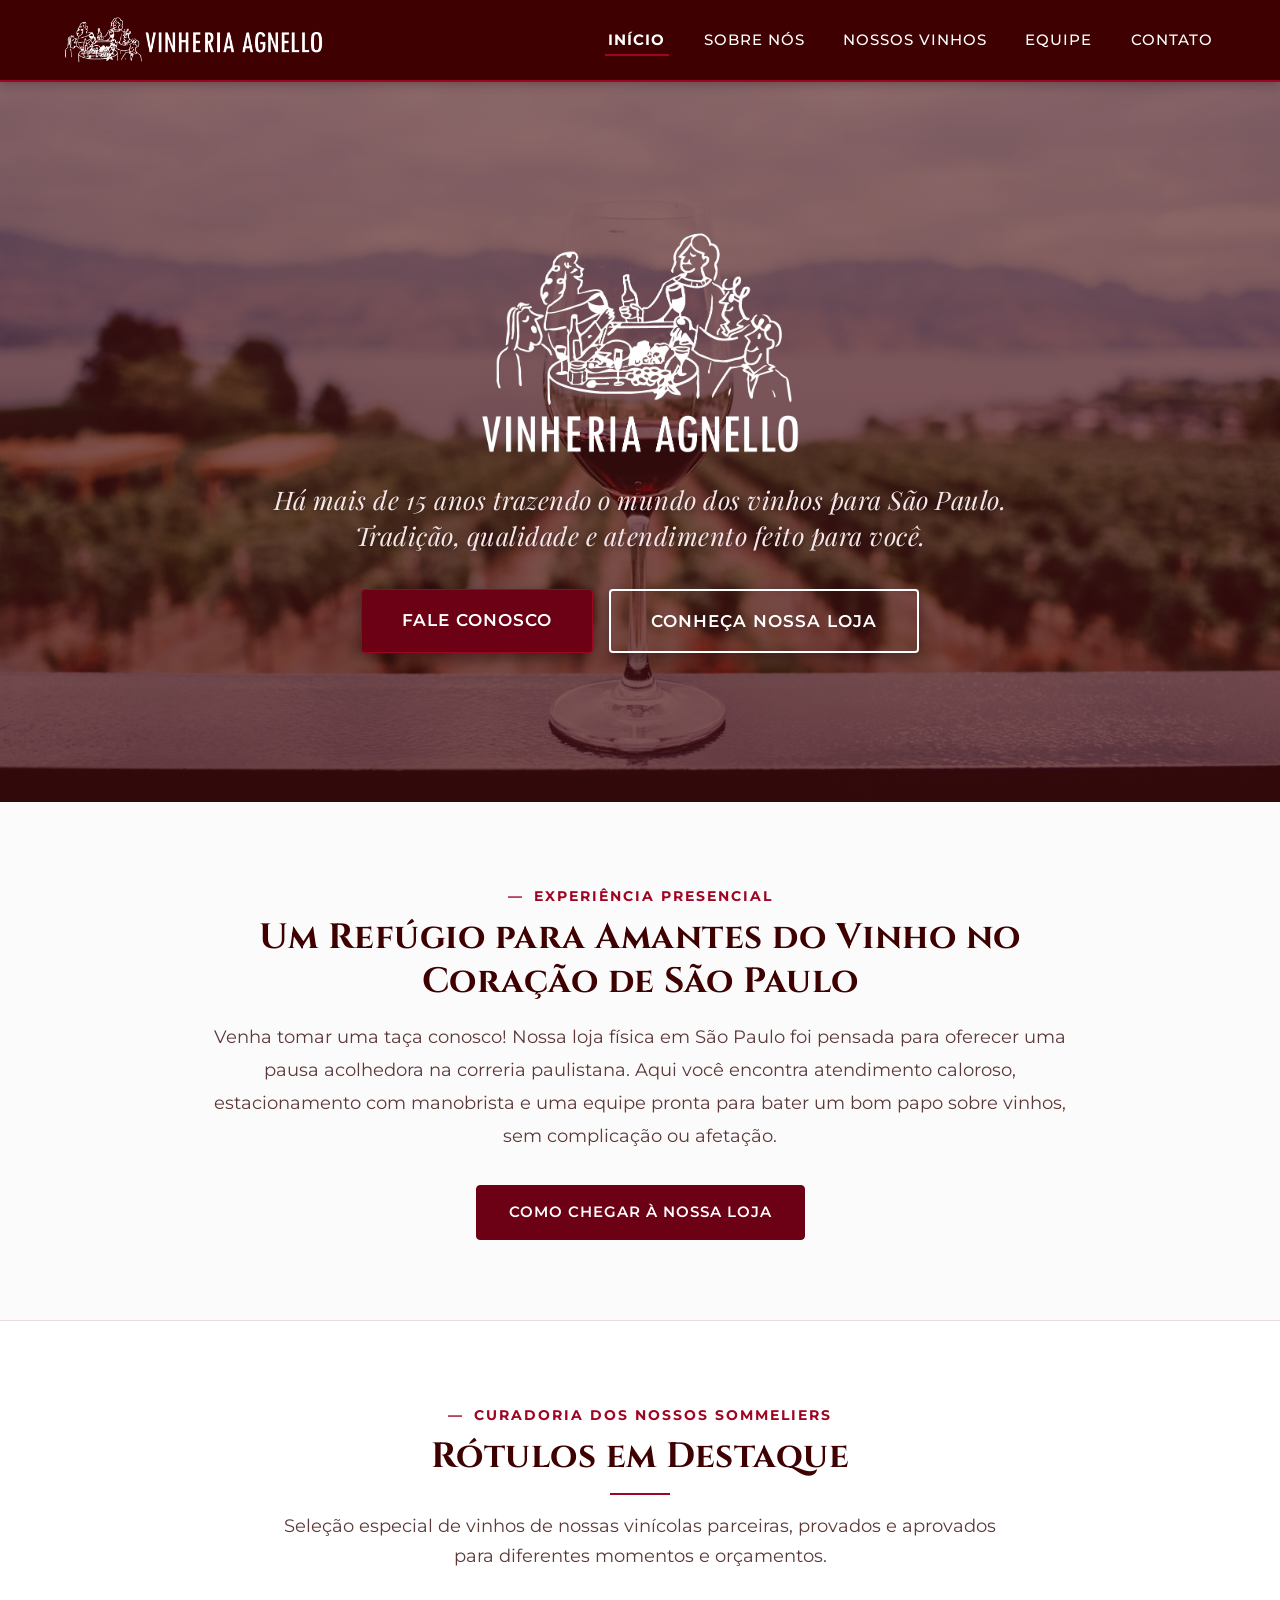
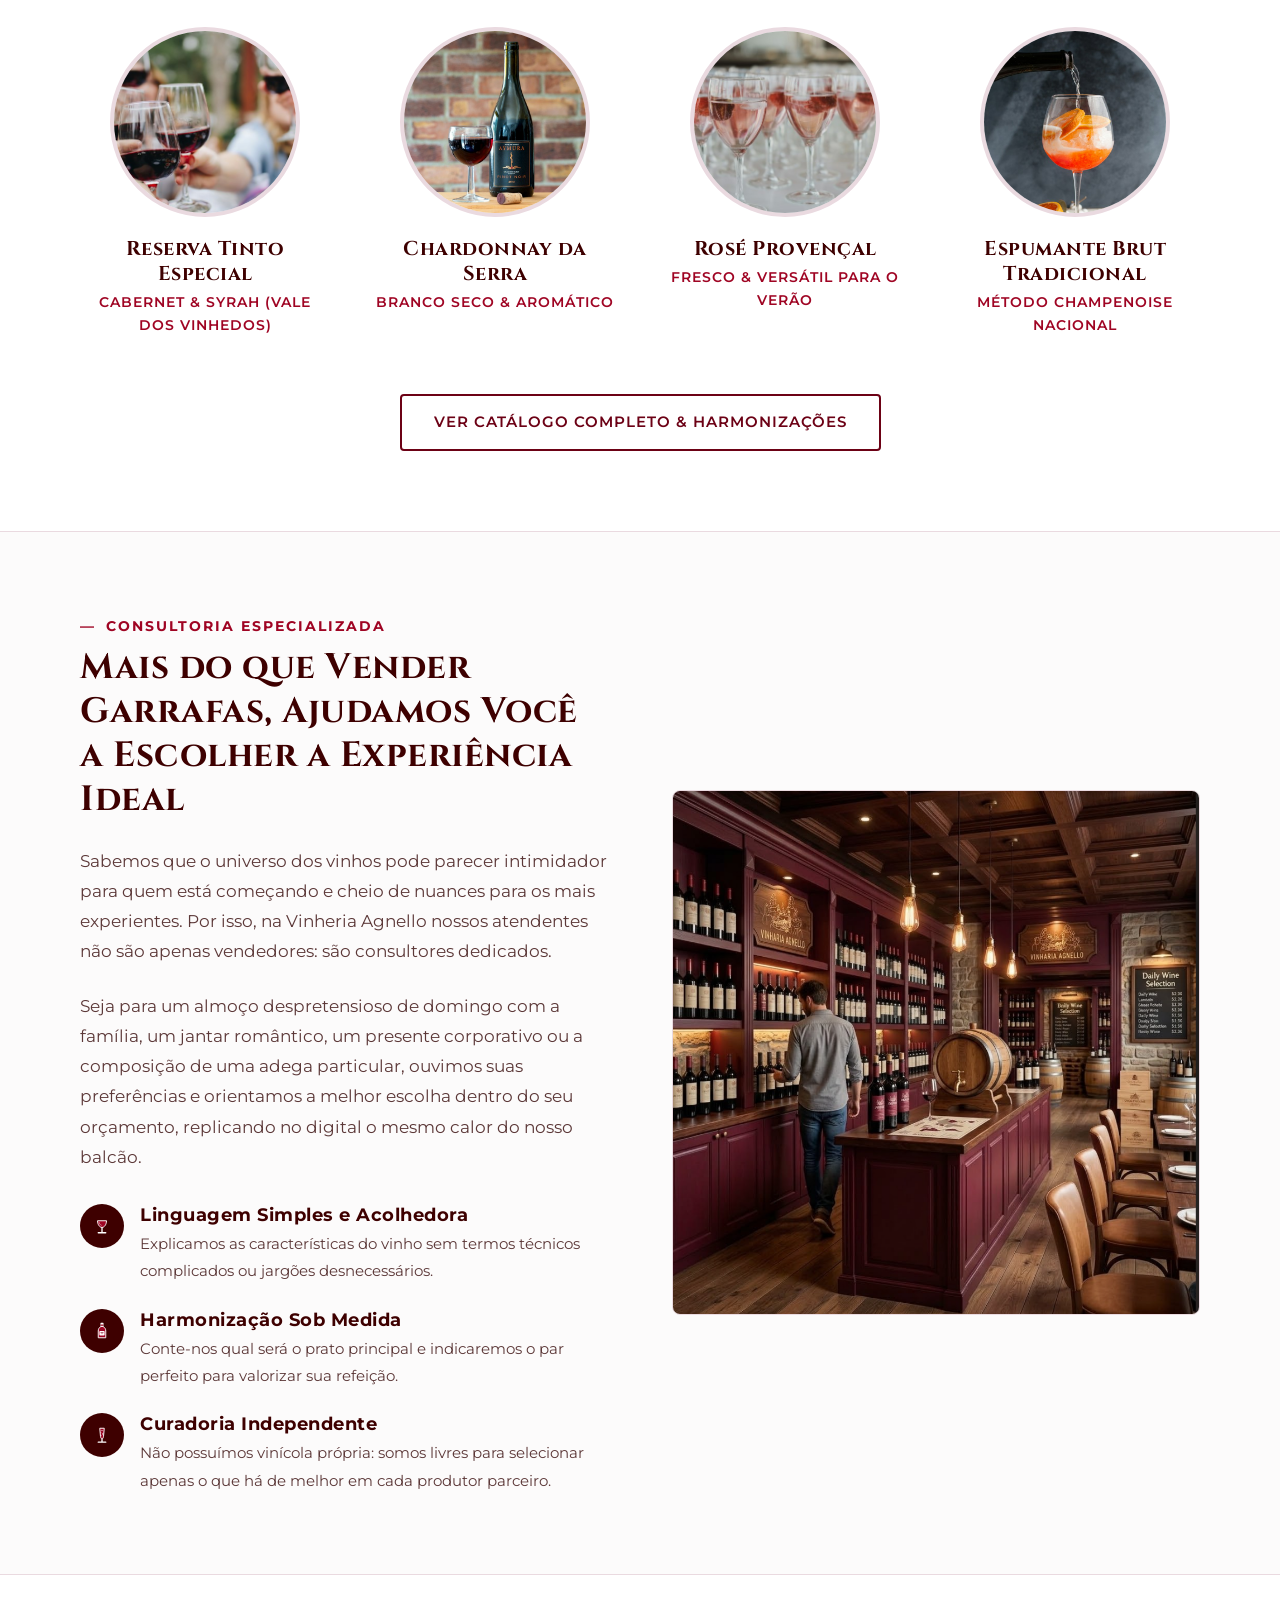
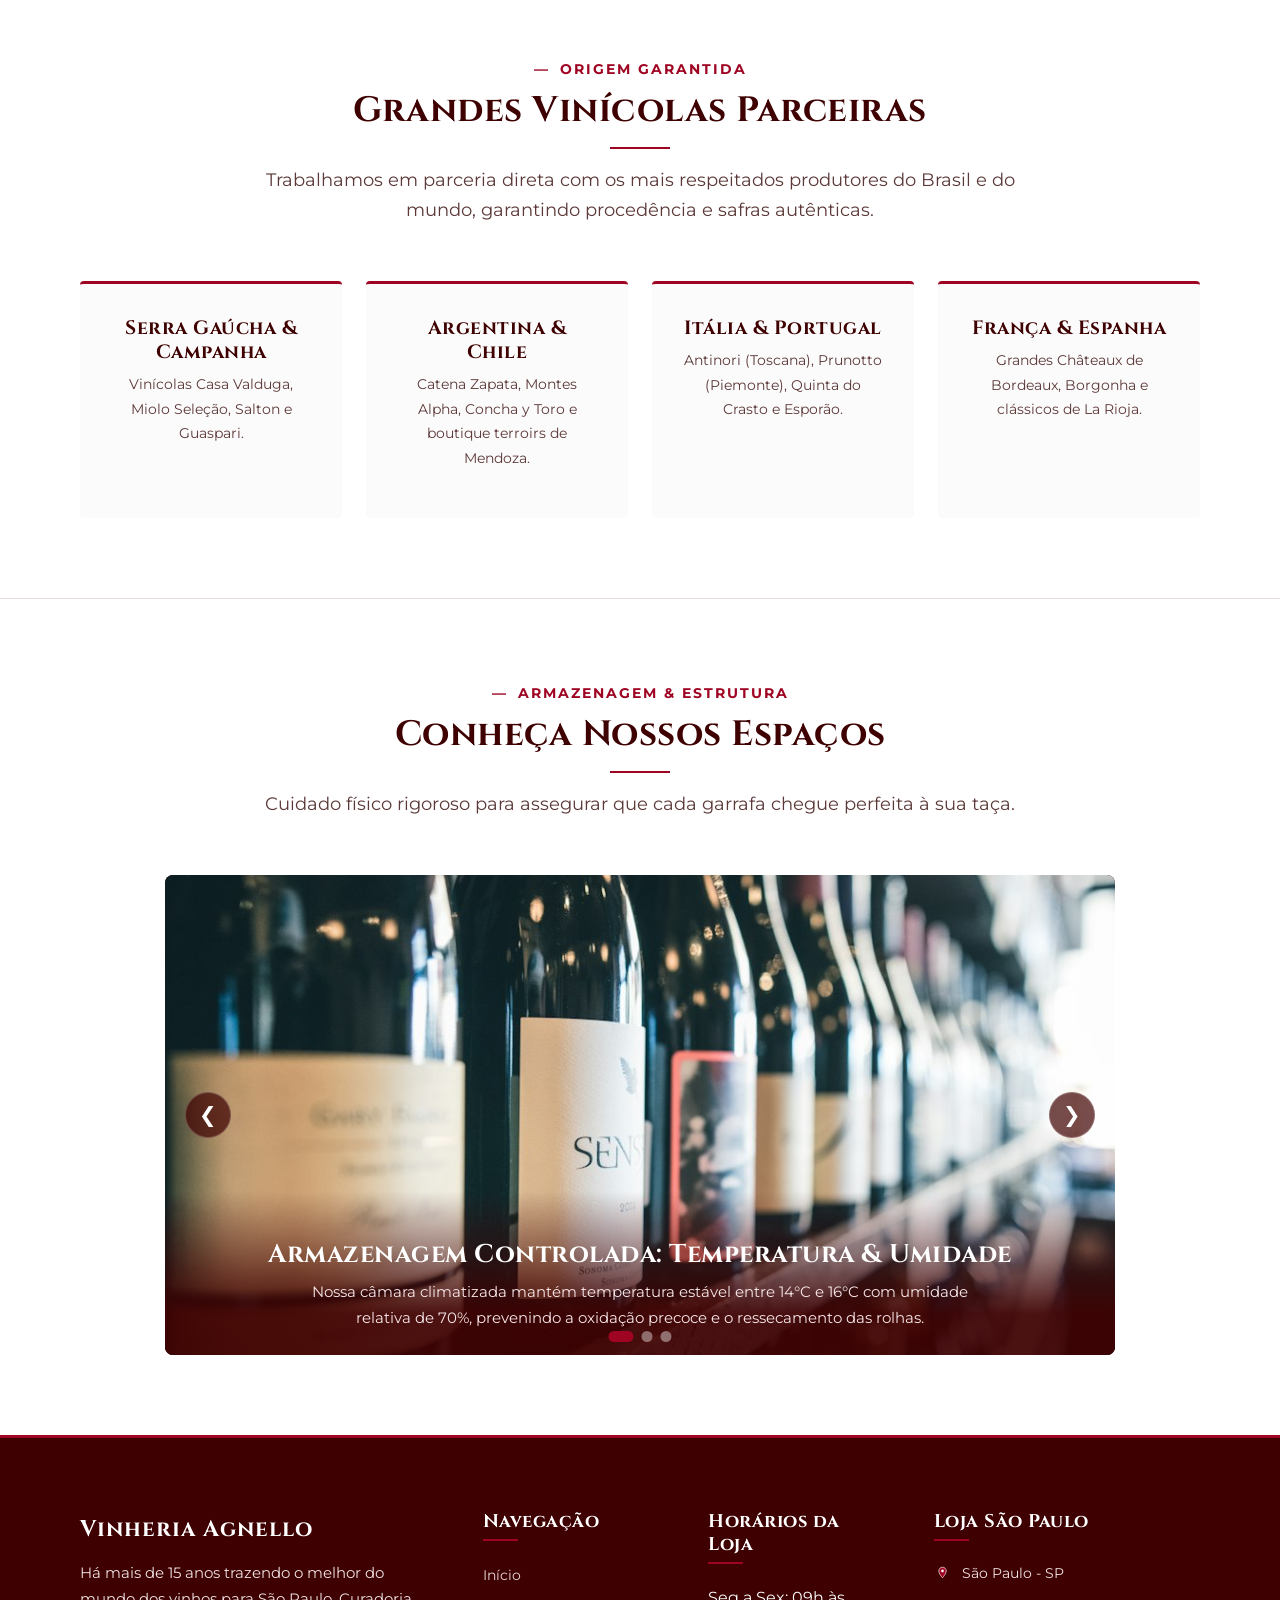
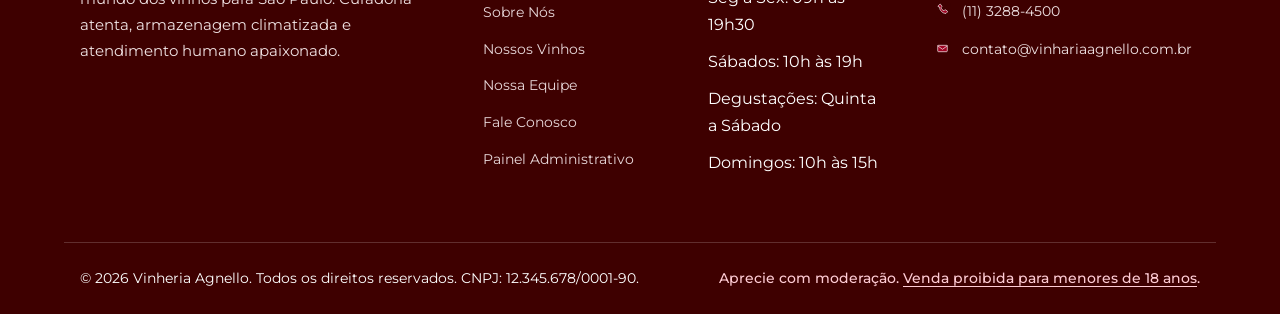
<file: index.html>
<!DOCTYPE html>
<html lang="pt-BR">
<head>
  <meta charset="UTF-8">
  <meta name="viewport" content="width=device-width, initial-scale=1.0">
  <title>Vinheria Agnello</title>

  <link rel="icon" type="image/png" href="src/assets/imgs/triglog.png">
  <link rel="shortcut icon" type="image/png" href="src/assets/imgs/triglog.png">
  <link rel="apple-touch-icon" href="src/assets/imgs/triglog.png">

  <meta name="description" content="Vinheria Agnello: Há mais de 15 anos trazendo o mundo dos vinhos para São Paulo. Consultoria especializada, atendimento acolhedor e curadoria das melhores vinícolas parceiras.">
  <meta name="keywords" content="vinheria agnello, loja de vinhos sao paulo, consultoria de vinhos, curadoria vinicolas, vinhos importados e nacionais">

  <link rel="stylesheet" href="src/css/global.css">
  <link rel="stylesheet" href="src/css/home.css">
</head>
<body id="pagina-inicial">

  <header class="site-header" id="topo">
    <div class="container navbar">
      <a href="index.html" class="brand-logo" aria-label="Vinheria Agnello - Página Inicial">
        <img src="src/assets/imgs/logovert.png" alt="Vinheria Agnello" class="navbar-logo-img">
      </a>

      <button class="nav-toggle-btn" aria-label="Abrir menu de navegação" aria-expanded="false">
        &#9776;
      </button>

      <nav aria-label="Navegação Principal">
        <ul class="nav-menu">
          <li><a href="index.html" class="nav-link active">Início</a></li>
          <li><a href="src/pages/sobre.html" class="nav-link">Sobre Nós</a></li>
          <li><a href="src/pages/nossos-vinhos.html" class="nav-link">Nossos Vinhos</a></li>
          <li><a href="src/pages/equipe.html" class="nav-link">Equipe</a></li>
          <li><a href="src/pages/contato.html" class="nav-link">Contato</a></li>
        </ul>
      </nav>
    </div>
  </header>

  <main>

    <section class="hero-section" id="hero" aria-label="Apresentação da Vinheria Agnello">

      <div class="hero-video-wrapper">
        <video class="hero-video-media" autoplay muted loop playsinline poster="src/assets/imgs/hero-poster.jpg" id="hero-video">
          <source src="src/assets/imgs/agnello.mp4" type="video/mp4">
          Seu navegador não suporta a reprodução deste vídeo.
        </video>
      </div>

      <div class="hero-overlay"></div>

      <div class="hero-content">
        <h1 class="hero-title hero-logo-title">
          <img src="src/assets/imgs/logowhite.png" alt="Vinheria Agnello" class="hero-logo-img">
        </h1>
        <h2 class="hero-slogan">Há mais de 15 anos trazendo o mundo dos vinhos para São Paulo. Tradição, qualidade e atendimento feito para você.</h2>
        <div style="display: flex; gap: 1rem; justify-content: center; flex-wrap: wrap;">
          <a href="src/pages/contato.html" class="btn btn-hero">Fale Conosco</a>
          <a href="#convite-loja" class="btn btn-hero" style="background-color: transparent; border: 2px solid #ffffff;">Conheça Nossa Loja</a>
        </div>
      </div>
    </section>

    <section class="section" id="convite-loja" style="background-color: var(--color-light-bg); border-bottom: 1px solid var(--color-border);">
      <div class="container" style="text-align: center; max-width: 900px;">
        <span class="section-tag">Experiência Presencial</span>
        <h2>Um Refúgio para Amantes do Vinho no Coração de São Paulo</h2>
        <p style="font-size: 1.15rem; color: var(--color-text-muted); line-height: 1.8; margin-top: 1rem;">
          Venha tomar uma taça conosco! Nossa loja física em São Paulo foi pensada para oferecer uma pausa acolhedora na correria paulistana. Aqui você encontra atendimento caloroso, estacionamento com manobrista e uma equipe pronta para bater um bom papo sobre vinhos, sem complicação ou afetação.
        </p>
        <div style="margin-top: 2rem;">
          <a href="src/pages/contato.html" class="btn">Como Chegar à Nossa Loja</a>
        </div>
      </div>
    </section>

    <section class="section section-vinhos-destaque" id="vinhos-destaque">
      <div class="container">
        <header class="section-header">
          <span class="section-tag">Curadoria dos Nossos Sommeliers</span>
          <h2>Rótulos em Destaque</h2>
          <p class="section-desc">Seleção especial de vinhos de nossas vinícolas parceiras, provados e aprovados para diferentes momentos e orçamentos.</p>
        </header>

        <div class="vinhos-grid">
          <article class="vinho-destaque-card">
            <div class="vinho-foto-wrapper">
              <img src="src/assets/imgs/vinho-reserva.jpg" alt="Garrafa de Vinho Tinto Reserva Selecionado">
            </div>
            <h3 class="vinho-nome">Reserva Tinto Especial</h3>
            <span class="vinho-tipo">Cabernet &amp; Syrah (Vale dos Vinhedos)</span>
          </article>

          <article class="vinho-destaque-card">
            <div class="vinho-foto-wrapper">
              <img src="src/assets/imgs/vinho-branco.jpg" alt="Taça de vinho branco fresco">
            </div>
            <h3 class="vinho-nome">Chardonnay da Serra</h3>
            <span class="vinho-tipo">Branco Seco &amp; Aromático</span>
          </article>

          <article class="vinho-destaque-card">
            <div class="vinho-foto-wrapper">
              <img src="src/assets/imgs/vinho-rose.jpg" alt="Taça de vinho rosé suave">
            </div>
            <h3 class="vinho-nome">Rosé Provençal</h3>
            <span class="vinho-tipo">Fresco &amp; Versátil para o Verão</span>
          </article>

          <article class="vinho-destaque-card">
            <div class="vinho-foto-wrapper">
              <img src="src/assets/imgs/espumante.jpg" alt="Taça de espumante nacional premiado">
            </div>
            <h3 class="vinho-nome">Espumante Brut Tradicional</h3>
            <span class="vinho-tipo">Método Champenoise Nacional</span>
          </article>
        </div>

        <div style="text-align: center; margin-top: 3.5rem;">
          <a href="src/pages/nossos-vinhos.html" class="btn btn-outline">Ver Catálogo Completo &amp; Harmonizações</a>
        </div>
      </div>
    </section>

    <section class="section section-diferencial" id="diferencial">
      <div class="container">
        <div class="diferencial-wrapper">
          <div class="diferencial-text">
            <span class="section-tag">Consultoria Especializada</span>
            <h2>Mais do que Vender Garrafas, Ajudamos Você a Escolher a Experiência Ideal</h2>
            <p>
              Sabemos que o universo dos vinhos pode parecer intimidador para quem está começando e cheio de nuances para os mais experientes. Por isso, na Vinheria Agnello nossos atendentes não são apenas vendedores: são consultores dedicados.
            </p>
            <p>
              Seja para um almoço despretensioso de domingo com a família, um jantar romântico, um presente corporativo ou a composição de uma adega particular, ouvimos suas preferências e orientamos a melhor escolha dentro do seu orçamento, replicando no digital o mesmo calor do nosso balcão.
            </p>

            <div class="diferencial-features">
              <div class="diferencial-item">
                <div class="diferencial-icon"><img src="src/assets/imgs/favicon-taca.svg" alt="" class="icon-favicon" style="margin: 0; width: 24px; height: 24px;"></div>
                <div>
                  <h4>Linguagem Simples e Acolhedora</h4>
                  <p>Explicamos as características do vinho sem termos técnicos complicados ou jargões desnecessários.</p>
                </div>
              </div>

              <div class="diferencial-item">
                <div class="diferencial-icon"><img src="src/assets/imgs/favicon-garrafa.svg" alt="" class="icon-favicon" style="margin: 0; width: 24px; height: 24px;"></div>
                <div>
                  <h4>Harmonização Sob Medida</h4>
                  <p>Conte-nos qual será o prato principal e indicaremos o par perfeito para valorizar sua refeição.</p>
                </div>
              </div>

              <div class="diferencial-item">
                <div class="diferencial-icon"><img src="src/assets/imgs/favicon-espumante.svg" alt="" class="icon-favicon" style="margin: 0; width: 24px; height: 24px;"></div>
                <div>
                  <h4>Curadoria Independente</h4>
                  <p>Não possuímos vinícola própria: somos livres para selecionar apenas o que há de melhor em cada produtor parceiro.</p>
                </div>
              </div>
            </div>
          </div>

          <div class="diferencial-img-box">
            <img src="src/assets/imgs/loja2.png" alt="Atendimento consultivo e taças de vinho no balcão da Vinheria Agnello">
          </div>
        </div>
      </div>
    </section>

    <section class="section" id="vinicolas-parceiras" style="background-color: var(--color-white); border-bottom: 1px solid var(--color-border);">
      <div class="container">
        <header class="section-header">
          <span class="section-tag">Origem Garantida</span>
          <h2>Grandes Vinícolas Parceiras</h2>
          <p class="section-desc">Trabalhamos em parceria direta com os mais respeitados produtores do Brasil e do mundo, garantindo procedência e safras autênticas.</p>
        </header>

        <div style="display: grid; grid-template-columns: repeat(auto-fit, minmax(220px, 1fr)); gap: 1.5rem; text-align: center;">
          <div style="padding: 2rem; background-color: var(--color-light-bg); border-radius: var(--border-radius-sm); border-top: 3px solid var(--color-highlight);">
            <h3 style="font-size: 1.2rem; color: var(--color-dark); margin-bottom: 0.5rem;">Serra Gaúcha &amp; Campanha</h3>
            <p style="font-size: 0.9rem; color: var(--color-text-muted);">Vinícolas Casa Valduga, Miolo Seleção, Salton e Guaspari.</p>
          </div>
          <div style="padding: 2rem; background-color: var(--color-light-bg); border-radius: var(--border-radius-sm); border-top: 3px solid var(--color-highlight);">
            <h3 style="font-size: 1.2rem; color: var(--color-dark); margin-bottom: 0.5rem;">Argentina &amp; Chile</h3>
            <p style="font-size: 0.9rem; color: var(--color-text-muted);">Catena Zapata, Montes Alpha, Concha y Toro e boutique terroirs de Mendoza.</p>
          </div>
          <div style="padding: 2rem; background-color: var(--color-light-bg); border-radius: var(--border-radius-sm); border-top: 3px solid var(--color-highlight);">
            <h3 style="font-size: 1.2rem; color: var(--color-dark); margin-bottom: 0.5rem;">Itália &amp; Portugal</h3>
            <p style="font-size: 0.9rem; color: var(--color-text-muted);">Antinori (Toscana), Prunotto (Piemonte), Quinta do Crasto e Esporão.</p>
          </div>
          <div style="padding: 2rem; background-color: var(--color-light-bg); border-radius: var(--border-radius-sm); border-top: 3px solid var(--color-highlight);">
            <h3 style="font-size: 1.2rem; color: var(--color-dark); margin-bottom: 0.5rem;">França &amp; Espanha</h3>
            <p style="font-size: 0.9rem; color: var(--color-text-muted);">Grandes Châteaux de Bordeaux, Borgonha e clássicos de La Rioja.</p>
          </div>
        </div>
      </div>
    </section>

    <section class="section section-espaco" id="o-espaco">
      <div class="container">
        <header class="section-header">
          <span class="section-tag">Armazenagem &amp; Estrutura</span>
          <h2>Conheça Nossos Espaços</h2>
          <p class="section-desc">Cuidado físico rigoroso para assegurar que cada garrafa chegue perfeita à sua taça.</p>
        </header>

        <div class="slider-container" aria-roledescription="carrossel">
          <div class="slider-track">

            <div class="slide-item" role="group" aria-roledescription="slide" aria-label="1 de 3">
              <img src="src/assets/imgs/espaco-adega.jpg" alt="Adega com controle rigoroso de temperatura e umidade da Vinheria Agnello">
              <div class="slide-caption">
                <h3>Armazenagem Controlada: Temperatura &amp; Umidade</h3>
                <p>Nossa câmara climatizada mantém temperatura estável entre 14°C e 16°C com umidade relativa de 70%, prevenindo a oxidação precoce e o ressecamento das rolhas.</p>
              </div>
            </div>

            <div class="slide-item" role="group" aria-roledescription="slide" aria-label="2 de 3">
              <img src="src/assets/imgs/loja.png" alt="Garrafas de vinho protegidas de luz ultravioleta e vibrações">
              <div class="slide-caption">
                <h3>Proteção Rigorosa Contra Luz &amp; Vibrações</h3>
                <p>Estrutura especial com iluminação fria e amortecedores em gaveteiros para evitar que vibrações e raios UV alterem a evolução sensorial dos rótulos raros.</p>
              </div>
            </div>

            <div class="slide-item" role="group" aria-roledescription="slide" aria-label="3 de 3">
              <img src="src/assets/imgs/balcao.jpg" alt="Balcão acolhedor de degustação e atendimento presencial na loja">
              <div class="slide-caption">
                <h3>Balcão Acolhedor de Degustação</h3>
                <p>Ambiente familiar em São Paulo desenhado para você provar rótulos da semana, tirar dúvidas com nossos sommeliers e escolher seu vinho com tranquilidade.</p>
              </div>
            </div>
          </div>

          <button class="slider-btn slider-btn-prev" aria-label="Foto anterior">&#10094;</button>
          <button class="slider-btn slider-btn-next" aria-label="Próxima foto">&#10095;</button>

          <div class="slider-dots" role="tablist">
            <button class="slider-dot active" aria-label="Ir para slide 1"></button>
            <button class="slider-dot" aria-label="Ir para slide 2"></button>
            <button class="slider-dot" aria-label="Ir para slide 3"></button>
          </div>
        </div>
      </div>
    </section>
  </main>

  <footer class="site-footer">
    <div class="container footer-grid">

      <div class="footer-col footer-brand">
        <a href="index.html" class="brand-logo">
          <span>Vinheria Agnello</span>
        </a>
        <p>
          Há mais de 15 anos trazendo o melhor do mundo dos vinhos para São Paulo. Curadoria atenta, armazenagem climatizada e atendimento humano apaixonado.
        </p>
      </div>

      <div class="footer-col">
        <h3>Navegação</h3>
        <ul class="footer-links">
          <li><a href="index.html">Início</a></li>
          <li><a href="src/pages/sobre.html">Sobre Nós</a></li>
          <li><a href="src/pages/nossos-vinhos.html">Nossos Vinhos</a></li>
          <li><a href="src/pages/equipe.html">Nossa Equipe</a></li>
          <li><a href="src/pages/contato.html">Fale Conosco</a></li>
          <li><a href="src/pages/admin.html">Painel Administrativo</a></li>
        </ul>
      </div>

      <div class="footer-col">
        <h3>Horários da Loja</h3>
        <ul class="footer-links">
          <li>Seg a Sex: 09h às 19h30</li>
          <li>Sábados: 10h às 19h</li>
          <li>Degustações: Quinta a Sábado</li>
          <li>Domingos: 10h às 15h</li>
        </ul>
      </div>

      <div class="footer-col">
        <h3>Loja São Paulo</h3>
        <div class="footer-contact-item">
          <span><img src="src/assets/imgs/favicon-localizacao.svg" alt="" class="icon-favicon"> São Paulo - SP</span>
        </div>
        <div class="footer-contact-item">
          <span><img src="src/assets/imgs/favicon-telefone.svg" alt="" class="icon-favicon"> (11) 3288-4500</span>
        </div>
        <div class="footer-contact-item">
          <span><img src="src/assets/imgs/favicon-email.svg" alt="" class="icon-favicon"> contato@vinhariaagnello.com.br</span>
        </div>
      </div>
    </div>

    <div class="container footer-bottom">
      <p>&copy; 2026 Vinheria Agnello. Todos os direitos reservados. CNPJ: 12.345.678/0001-90.</p>
      <p class="footer-legal-notice">Aprecie com moderação. <a href="https://www.planalto.gov.br/ccivil_03/_ato2023-2026/2025/lei/l15234.htm" target="_blank" rel="noopener noreferrer">Venda proibida para menores de 18 anos</a>.</p>
    </div>
  </footer>

  <script src="src/js/global.js"></script>
  <script src="src/js/home.js"></script>
</body>
</html>
</file>
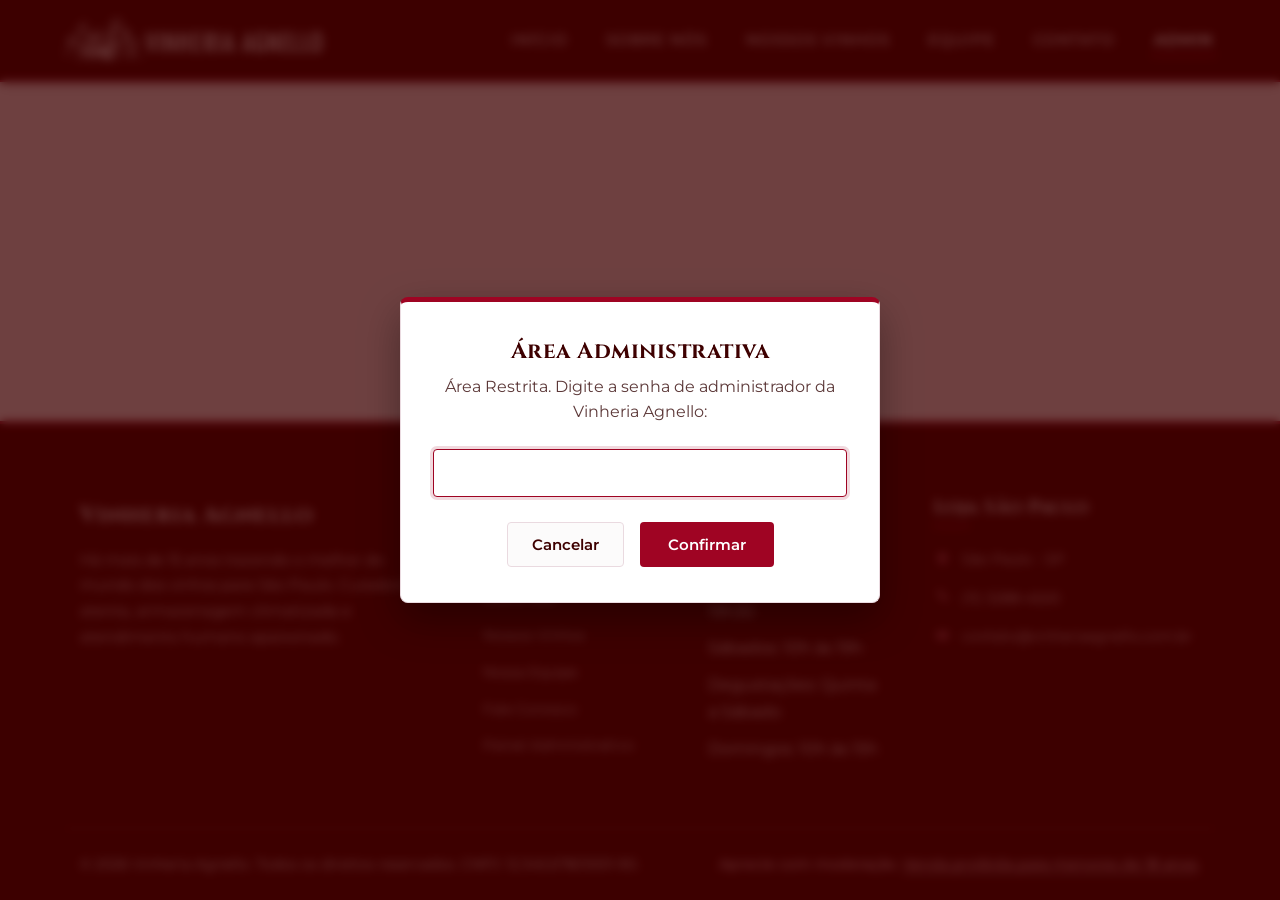
<file: src/pages/admin.html>
<!DOCTYPE html>
<html lang="pt-BR">
<head>
  <meta charset="UTF-8">
  <meta name="viewport" content="width=device-width, initial-scale=1.0">
  <title>Painel Administrativo &amp; Cadastro de Vinhos | Vinheria Agnello</title>

  <link rel="icon" type="image/png" href="../assets/imgs/triglog.png">
  <link rel="shortcut icon" type="image/png" href="../assets/imgs/triglog.png">
  <link rel="apple-touch-icon" href="../assets/imgs/triglog.png">

  <meta name="description" content="Painel administrativo de controle de estoque e curadoria da Vinheria Agnello em São Paulo. Cadastro e atualização de rótulos de vinícolas parceiras.">
  <meta name="keywords" content="admin vinharia agnello, cadastro de vinhos, gestao de estoque vinhos sao paulo">

  <link rel="stylesheet" href="../css/global.css">
  <link rel="stylesheet" href="../css/admin.css">
  <style>
    .modal-backdrop {
      position: fixed;
      top: 0;
      left: 0;
      width: 100%;
      height: 100%;
      background-color: rgba(62, 0, 0, 0.75);
      backdrop-filter: blur(5px);
      -webkit-backdrop-filter: blur(5px);
      display: flex;
      align-items: center;
      justify-content: center;
      z-index: 100000;
      animation: modalFadeIn 0.25s ease-out;
    }

    @keyframes modalFadeIn {
      from { opacity: 0; }
      to { opacity: 1; }
    }

    .modal-card {
      background-color: var(--color-white, #ffffff);
      border-radius: var(--border-radius-md, 8px);
      border-top: 5px solid var(--color-highlight, #9F0423);
      border-left: 1px solid var(--color-border, #eadae0);
      border-right: 1px solid var(--color-border, #eadae0);
      border-bottom: 1px solid var(--color-border, #eadae0);
      box-shadow: 0 16px 40px rgba(0, 0, 0, 0.35);
      max-width: 480px;
      width: 90%;
      padding: 2.2rem 2rem;
      text-align: center;
      animation: modalSlideUp 0.25s ease-out;
    }

    @keyframes modalSlideUp {
      from {
        opacity: 0;
        transform: translateY(20px);
      }
      to {
        opacity: 1;
        transform: translateY(0);
      }
    }

    .modal-title {
      font-family: var(--font-title, 'Cinzel', serif);
      color: var(--color-dark, #3E0000);
      font-size: 1.4rem;
      margin-bottom: 0.6rem;
    }

    .modal-message {
      font-family: var(--font-sans, 'Montserrat', sans-serif);
      color: var(--color-text-muted, #5c3838);
      font-size: 0.98rem;
      line-height: 1.6;
      margin-bottom: 1.5rem;
    }

    .modal-input {
      width: 100%;
      box-sizing: border-box;
      padding: 0.85rem 1.1rem;
      border: 1.5px solid var(--color-border, #eadae0);
      border-radius: var(--border-radius-sm, 4px);
      font-family: var(--font-sans, 'Montserrat', sans-serif);
      font-size: 1rem;
      color: var(--color-dark, #3E0000);
      background-color: var(--color-light-bg, #fcfbfb);
      margin-bottom: 1.6rem;
      transition: var(--transition-smooth, all 0.3s ease);
    }

    .modal-input:focus {
      outline: none;
      border-color: var(--color-highlight, #9F0423);
      background-color: var(--color-white, #ffffff);
      box-shadow: 0 0 0 3px rgba(159, 4, 35, 0.15);
    }

    .modal-actions {
      display: flex;
      gap: 1rem;
      justify-content: center;
      flex-wrap: wrap;
    }

    .btn-modal-confirm {
      background-color: var(--color-highlight, #9F0423);
      color: var(--color-white, #ffffff);
      font-family: var(--font-sans, 'Montserrat', sans-serif);
      font-weight: 600;
      font-size: 0.95rem;
      padding: 0.75rem 1.75rem;
      border: none;
      border-radius: var(--border-radius-sm, 4px);
      cursor: pointer;
      transition: var(--transition-smooth, all 0.3s ease);
    }

    .btn-modal-confirm:hover {
      background-color: var(--color-button-hover, #85031b);
      transform: translateY(-1px);
    }

    .btn-modal-cancel {
      background-color: var(--color-light-bg, #fcfbfb);
      color: var(--color-dark, #3E0000);
      font-family: var(--font-sans, 'Montserrat', sans-serif);
      font-weight: 600;
      font-size: 0.95rem;
      padding: 0.75rem 1.5rem;
      border: 1px solid var(--color-border, #eadae0);
      border-radius: var(--border-radius-sm, 4px);
      cursor: pointer;
      transition: var(--transition-smooth, all 0.3s ease);
    }

    .btn-modal-cancel:hover {
      background-color: #ebdce0;
      transform: translateY(-1px);
    }
  </style>
</head>
<body id="pagina-admin">

  <header class="site-header" id="topo">
    <div class="container navbar">
      <a href="../../index.html" class="brand-logo" aria-label="Vinheria Agnello - Página Inicial">
        <img src="../assets/imgs/logovert.png" alt="Vinheria Agnello" class="navbar-logo-img">
      </a>

      <button class="nav-toggle-btn" aria-label="Abrir menu de navegação" aria-expanded="false">
        &#9776;
      </button>

      <nav aria-label="Navegação Principal">
        <ul class="nav-menu">
          <li><a href="../../index.html" class="nav-link">Início</a></li>
          <li><a href="sobre.html" class="nav-link">Sobre Nós</a></li>
          <li><a href="nossos-vinhos.html" class="nav-link">Nossos Vinhos</a></li>
          <li><a href="equipe.html" class="nav-link">Equipe</a></li>
          <li><a href="contato.html" class="nav-link">Contato</a></li>
          <li><a href="admin.html" class="nav-link active">Admin</a></li>
        </ul>
      </nav>
    </div>
  </header>

  <main id="conteudo-admin" style="display: none;">
    <section class="section admin-section">
      <div class="container">

        <header class="section-header admin-header">
          <div style="display: flex; justify-content: space-between; align-items: center; flex-wrap: wrap; gap: 1rem; margin-bottom: 1rem;">
            <span class="section-tag" style="margin: 0;">Gestão Interna &amp; Curadoria</span>
            <button type="button" class="btn btn-sm" onclick="sairAdmin()" style="background-color: var(--color-dark); font-size: 0.85rem; padding: 0.45rem 1rem;">
              Sair do Painel
            </button>
          </div>
          <h1>Painel Administrativo do Sommelier</h1>
          <p class="section-desc">Controle de entrada de novos rótulos, catalogação de safras e gestão do estoque sob armazenagem controlada da loja de São Paulo.</p>
        </header>

        <div class="admin-kpi-grid">
          <div class="kpi-card">
            <span class="kpi-label">Rótulos no Catálogo</span>
            <strong class="kpi-value">48</strong>
            <span class="kpi-sub">Vinícolas Nacionais e Importadas</span>
          </div>

          <div class="kpi-card">
            <span class="kpi-label">Armazenagem Controlada</span>
            <strong class="kpi-value">15°C</strong>
            <span class="kpi-sub">Temperatura Ideal de Conservação</span>
          </div>

          <div class="kpi-card">
            <span class="kpi-label">Vinícolas Parceiras</span>
            <strong class="kpi-value">18</strong>
            <span class="kpi-sub">Produtores Selecionados</span>
          </div>

          <div class="kpi-card">
            <span class="kpi-label">Perfil de Acesso</span>
            <strong class="kpi-value">Admin</strong>
            <span class="kpi-sub">Gestão de Vinhos &amp; Estoque</span>
          </div>
        </div>

        <div class="admin-action-box">
          <div class="admin-action-info">
            <h2>Cadastrar Novo Rótulo no Sistema</h2>
            <p>Inicie a rotina interativa para registrar nome, tipo da uva/vinho, safra e quantidade em estoque. O registro é processado de forma imediata.</p>
          </div>
          <div class="admin-action-cta">
            <button type="button" class="btn btn-admin-action" id="btn-iniciar-cadastro" onclick="iniciarCadastro()">
              Cadastrar Novo Vinho
            </button>
          </div>
        </div>

        <div class="admin-table-container">
          <div class="admin-table-header">
            <h2>Inventário Atual em Armazenagem</h2>
            <span class="admin-badge-count">Atualizado em tempo real</span>
          </div>

          <div class="table-responsive">
            <table class="admin-inventory-table">
              <thead>
                <tr>
                  <th>Nome do Vinho</th>
                  <th>Tipo / Variedade</th>
                  <th>Safra</th>
                  <th>Quantidade</th>
                  <th>Status</th>
                </tr>
              </thead>
              <tbody id="tabela-corpo-vinhos">
                <tr>
                  <td><strong>Cabernet Sauvignon Reserva</strong></td>
                  <td><span class="badge-tipo badge-tinto">Tinto</span></td>
                  <td>2018</td>
                  <td>42 un.</td>
                  <td><span class="status-badge status-ativo">Em Estoque</span></td>
                </tr>
                <tr>
                  <td><strong>Chardonnay Vale dos Vinhedos</strong></td>
                  <td><span class="badge-tipo badge-branco">Branco</span></td>
                  <td>2021</td>
                  <td>28 un.</td>
                  <td><span class="status-badge status-ativo">Em Estoque</span></td>
                </tr>
                <tr>
                  <td><strong>Syrah Reserva Especial</strong></td>
                  <td><span class="badge-tipo badge-seco">Seco</span></td>
                  <td>2019</td>
                  <td>31 un.</td>
                  <td><span class="status-badge status-ativo">Em Estoque</span></td>
                </tr>
                <tr>
                  <td><strong>Moscatel de Setúbal Colheita</strong></td>
                  <td><span class="badge-tipo badge-suave">Suave</span></td>
                  <td>2022</td>
                  <td>24 un.</td>
                  <td><span class="status-badge status-ativo">Em Estoque</span></td>
                </tr>
              </tbody>
            </table>
          </div>
        </div>

      </div>
    </section>
  </main>

  <footer class="site-footer">
    <div class="container footer-grid">

      <div class="footer-col footer-brand">
        <a href="../../index.html" class="brand-logo">
          <span>Vinheria Agnello</span>
        </a>
        <p>
          Há mais de 15 anos trazendo o melhor do mundo dos vinhos para São Paulo. Curadoria atenta, armazenagem climatizada e atendimento humano apaixonado.
        </p>
      </div>

      <div class="footer-col">
        <h3>Navegação</h3>
        <ul class="footer-links">
          <li><a href="../../index.html">Início</a></li>
          <li><a href="sobre.html">Sobre Nós</a></li>
          <li><a href="nossos-vinhos.html">Nossos Vinhos</a></li>
          <li><a href="equipe.html">Nossa Equipe</a></li>
          <li><a href="contato.html">Fale Conosco</a></li>
          <li><a href="admin.html">Painel Administrativo</a></li>
        </ul>
      </div>

      <div class="footer-col">
        <h3>Horários da Loja</h3>
        <ul class="footer-links">
          <li>Seg a Sex: 09h às 19h30</li>
          <li>Sábados: 10h às 19h</li>
          <li>Degustações: Quinta a Sábado</li>
          <li>Domingos: 10h às 15h</li>
        </ul>
      </div>

      <div class="footer-col">
        <h3>Loja São Paulo</h3>
        <div class="footer-contact-item">
          <span><img src="../assets/imgs/favicon-localizacao.svg" alt="" class="icon-favicon"> São Paulo - SP</span>
        </div>
        <div class="footer-contact-item">
          <span><img src="../assets/imgs/favicon-telefone.svg" alt="" class="icon-favicon"> (11) 3288-4500</span>
        </div>
        <div class="footer-contact-item">
          <span><img src="../assets/imgs/favicon-email.svg" alt="" class="icon-favicon"> contato@vinhariaagnello.com.br</span>
        </div>
      </div>
    </div>

    <div class="container footer-bottom">
      <p>&copy; 2026 Vinheria Agnello. Todos os direitos reservados. CNPJ: 12.345.678/0001-90.</p>
      <p class="footer-legal-notice">Aprecie com moderação. <a href="https://www.planalto.gov.br/ccivil_03/_ato2023-2026/2025/lei/l15234.htm" target="_blank" rel="noopener noreferrer">Venda proibida para menores de 18 anos</a>.</p>
    </div>
  </footer>

  <script src="../js/global.js"></script>
  <script src="../js/admin.js"></script>
  <script src="../js/cadastro.js"></script>
</body>
</html>
</file>
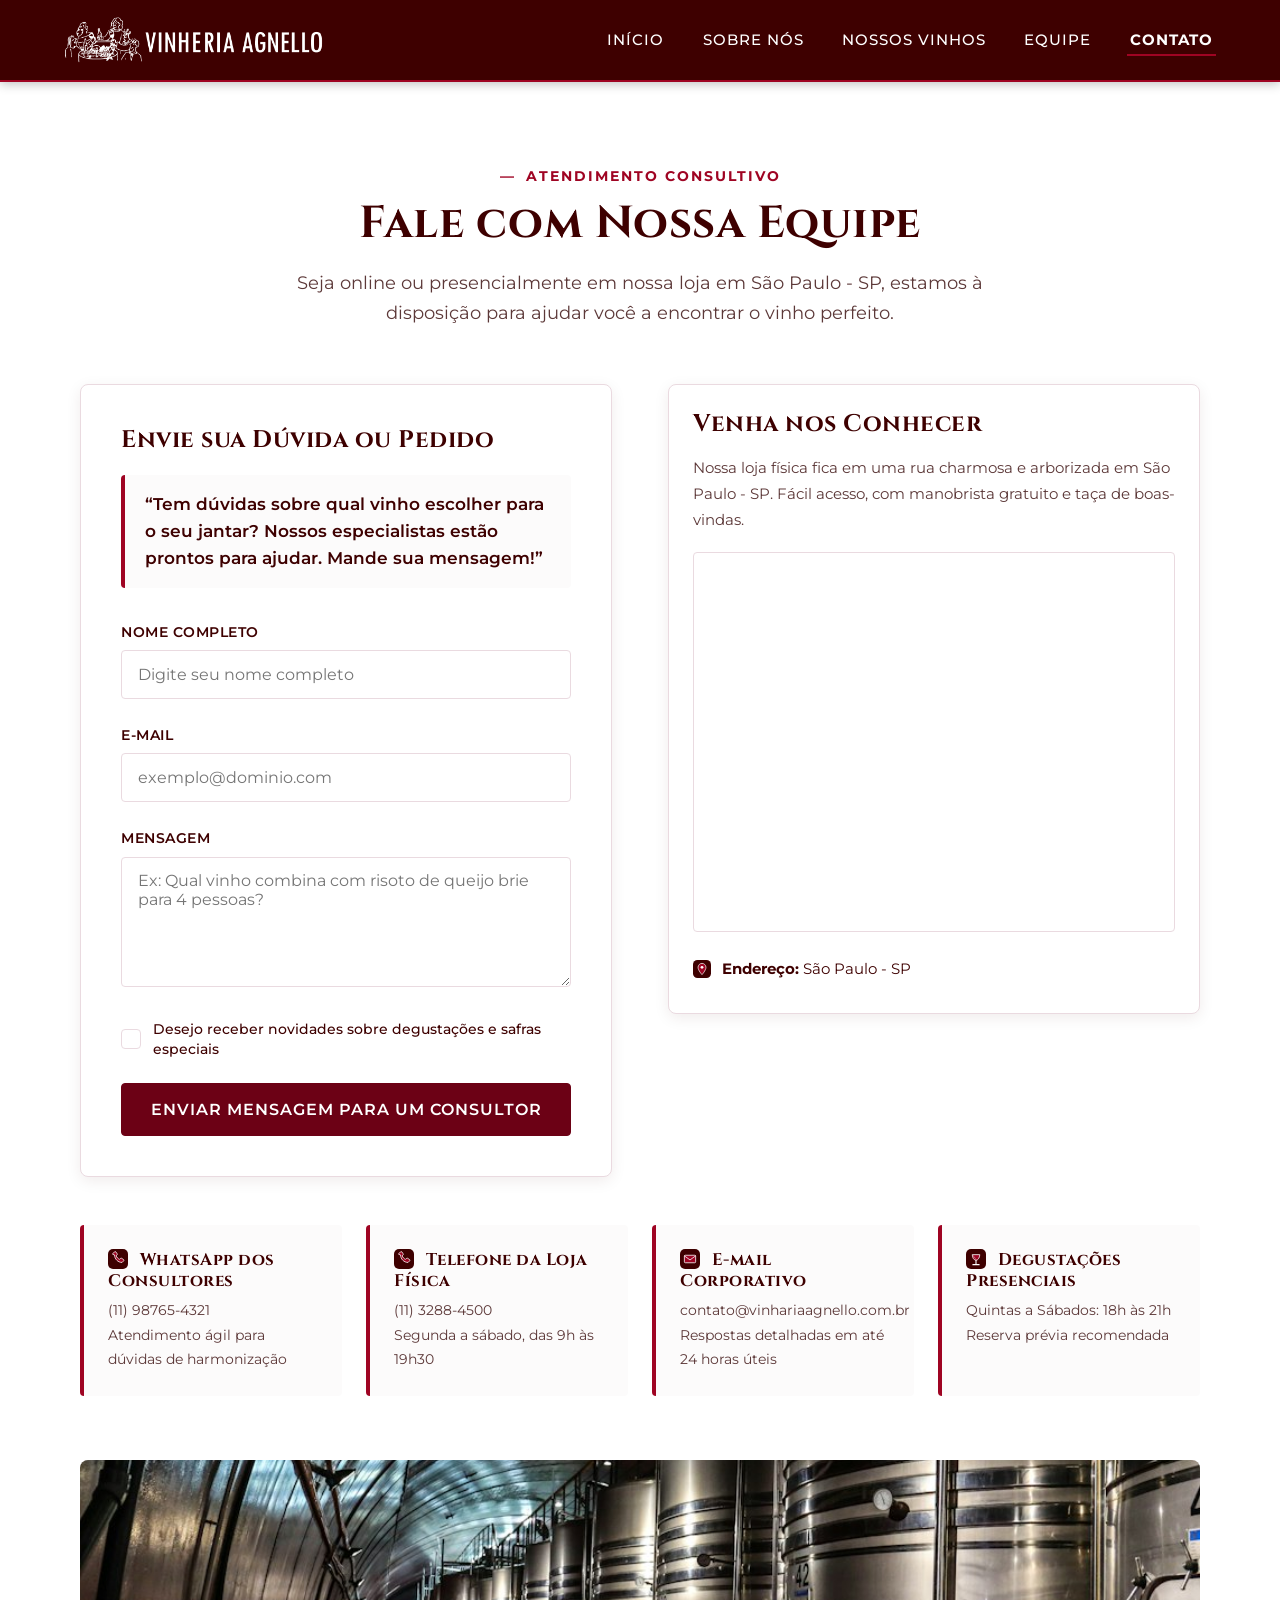
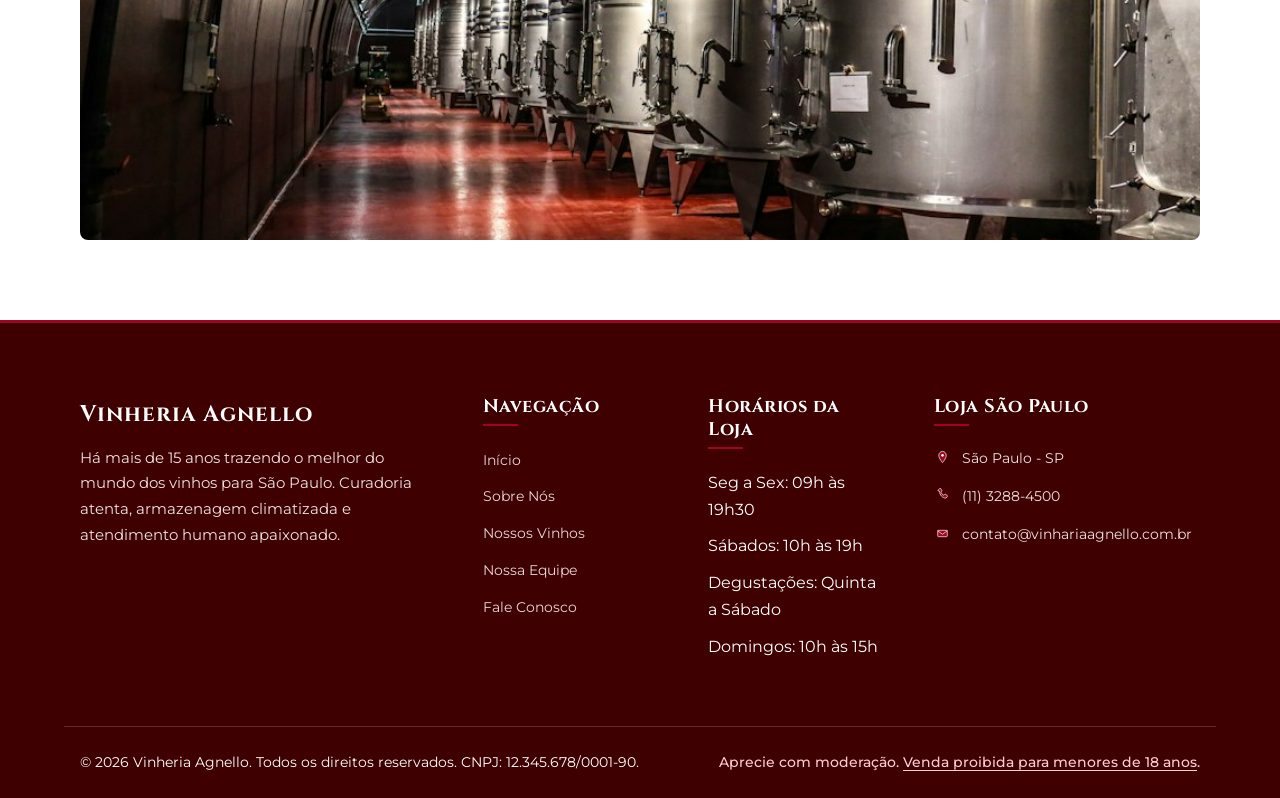
<file: src/pages/contato.html>
<!DOCTYPE html>
<html lang="pt-BR">
<head>
  <meta charset="UTF-8">
  <meta name="viewport" content="width=device-width, initial-scale=1.0">
  <title>Contato &amp; Consultoria Especializada | Vinheria Agnello São Paulo</title>

  <link rel="icon" type="image/png" href="../assets/imgs/triglog.png">
  <link rel="shortcut icon" type="image/png" href="../assets/imgs/triglog.png">
  <link rel="apple-touch-icon" href="../assets/imgs/triglog.png">

  <meta name="description" content="Fale com os consultores da Vinheria Agnello em São Paulo - SP. Atendimento consultivo para escolher o vinho ideal para o seu jantar, presentes ou eventos.">
  <meta name="keywords" content="contato vinheria agnello, consultoria vinho sao paulo, loja de vinhos sao paulo sp, comprar vinho sao paulo, ajuda harmonizacao">

  <link rel="stylesheet" href="../css/global.css">
  <link rel="stylesheet" href="../css/contato.css">
</head>
<body id="pagina-contato">

  <header class="site-header" id="topo">
    <div class="container navbar">
      <a href="../../index.html" class="brand-logo" aria-label="Vinheria Agnello - Página Inicial">
        <img src="../assets/imgs/logovert.png" alt="Vinheria Agnello" class="navbar-logo-img">
      </a>

      <button class="nav-toggle-btn" aria-label="Abrir menu de navegação" aria-expanded="false">
        &#9776;
      </button>

      <nav aria-label="Navegação Principal">
        <ul class="nav-menu">
          <li><a href="../../index.html" class="nav-link">Início</a></li>
          <li><a href="sobre.html" class="nav-link">Sobre Nós</a></li>
          <li><a href="nossos-vinhos.html" class="nav-link">Nossos Vinhos</a></li>
          <li><a href="equipe.html" class="nav-link">Equipe</a></li>
          <li><a href="contato.html" class="nav-link active">Contato</a></li>
        </ul>
      </nav>
    </div>
  </header>

  <main>

    <section class="section" id="contato-principal">
      <div class="container">
        <header class="section-header">
          <span class="section-tag">Atendimento Consultivo</span>
          <h1>Fale com Nossa Equipe</h1>
          <p class="section-desc">Seja online ou presencialmente em nossa loja em São Paulo - SP, estamos à disposição para ajudar você a encontrar o vinho perfeito.</p>
        </header>

        <div class="contato-layout">

          <div class="form-card">
            <h3>Envie sua Dúvida ou Pedido</h3>

            <div style="background-color: var(--color-light-bg); border-left: 4px solid var(--color-highlight); padding: 1rem 1.25rem; border-radius: var(--border-radius-sm); margin: 1.25rem 0 2rem 0;">
              <p style="font-size: 1.05rem; font-weight: 600; color: var(--color-dark); margin: 0; line-height: 1.6;">
                &ldquo;Tem dúvidas sobre qual vinho escolher para o seu jantar? Nossos especialistas estão prontos para ajudar. Mande sua mensagem!&rdquo;
              </p>
            </div>

            <form id="form-contato" action="#" method="POST">
              <div class="form-group">
                <label for="nome">Nome Completo</label>
                <input type="text" id="nome" name="nome" class="form-control" placeholder="Digite seu nome completo" required autocomplete="name">
              </div>

              <div class="form-group">
                <label for="email">E-mail</label>
                <input type="email" id="email" name="email" class="form-control" placeholder="exemplo@dominio.com" required autocomplete="email">
              </div>

              <div class="form-group">
                <label for="mensagem">Mensagem</label>
                <textarea id="mensagem" name="mensagem" class="form-control" placeholder="Ex: Qual vinho combina com risoto de queijo brie para 4 pessoas?" required></textarea>
              </div>

              <div class="form-group checkbox-group">
                <label class="checkbox-label" for="newsletter">
                  <input type="checkbox" id="newsletter" name="newsletter" class="custom-checkbox">
                  <span class="checkbox-custom-text">Desejo receber novidades sobre degustações e safras especiais</span>
                </label>
              </div>

              <button type="submit" class="btn btn-submit" id="btn-enviar-contato">
                Enviar Mensagem para um Consultor
              </button>
            </form>
          </div>

          <div class="mapa-card">
            <h3>Venha nos Conhecer</h3>
            <p style="font-size: 0.95rem; color: var(--color-text-muted); margin-bottom: 1.25rem;">
              Nossa loja física fica em uma rua charmosa e arborizada em São Paulo - SP. Fácil acesso, com manobrista gratuito e taça de boas-vindas.
            </p>

            <div class="mapa-iframe-wrapper">
              <iframe
                src="https://www.google.com/maps/embed?pb=!1m18!1m12!1m3!1d467688.89495119266!2d-46.5952992!3d-23.6824124!2m3!1f0!2f0!3f0!3m2!1i1024!2i768!4f13.1!3m3!1m2!1s0x94cef714ef3bc295%3A0x1d0b7af20fb186df!2sAgnello%20Vinhos!5e0!3m2!1spt-BR!2sbr!4v1790283452597!5m2!1spt-BR!2sbr"
                title="Mapa de Localização da Vinheria Agnello em São Paulo - SP"
                allowfullscreen=""
                loading="lazy"
                referrerpolicy="no-referrer-when-downgrade">
              </iframe>
            </div>

            <div style="margin-top: 1.5rem;">
              <p style="font-size: 0.95rem; margin-bottom: 0.4rem;">
                <img src="../assets/imgs/favicon-localizacao.svg" alt="" class="icon-favicon">
                <strong>Endereço:</strong> São Paulo - SP
              </p>
            </div>
          </div>
        </div>

        <div class="info-contato-cards">
          <div class="info-box">
            <h4><img src="../assets/imgs/favicon-telefone.svg" alt="" class="icon-favicon"> WhatsApp dos Consultores</h4>
            <p>(11) 98765-4321</p>
            <p>Atendimento ágil para dúvidas de harmonização</p>
          </div>

          <div class="info-box">
            <h4><img src="../assets/imgs/favicon-telefone.svg" alt="" class="icon-favicon"> Telefone da Loja Física</h4>
            <p>(11) 3288-4500</p>
            <p>Segunda a sábado, das 9h às 19h30</p>
          </div>

          <div class="info-box">
            <h4><img src="../assets/imgs/favicon-email.svg" alt="" class="icon-favicon"> E-mail Corporativo</h4>
            <p>contato@vinhariaagnello.com.br</p>
            <p>Respostas detalhadas em até 24 horas úteis</p>
          </div>

          <div class="info-box">
            <h4><img src="../assets/imgs/favicon-taca.svg" alt="" class="icon-favicon"> Degustações Presenciais</h4>
            <p>Quintas a Sábados: 18h às 21h</p>
            <p>Reserva prévia recomendada</p>
          </div>
        </div>

        <div style="margin-top: 4rem; text-align: center;">
          <img src="../assets/imgs/espaco-degustacao.jpg" alt="Interior acolhedor da loja física da Vinheria Agnello em São Paulo - SP" style="max-height: 380px; width: 100%; object-fit: cover; border-radius: var(--border-radius-md);">
        </div>

      </div>
    </section>
  </main>

  <footer class="site-footer">
    <div class="container footer-grid">

      <div class="footer-col footer-brand">
        <a href="../../index.html" class="brand-logo">
          <span>Vinheria Agnello</span>
        </a>
        <p>
          Há mais de 15 anos trazendo o melhor do mundo dos vinhos para São Paulo. Curadoria atenta, armazenagem climatizada e atendimento humano apaixonado.
        </p>
      </div>

      <div class="footer-col">
        <h3>Navegação</h3>
        <ul class="footer-links">
          <li><a href="../../index.html">Início</a></li>
          <li><a href="sobre.html">Sobre Nós</a></li>
          <li><a href="nossos-vinhos.html">Nossos Vinhos</a></li>
          <li><a href="equipe.html">Nossa Equipe</a></li>
          <li><a href="contato.html">Fale Conosco</a></li>
        </ul>
      </div>

      <div class="footer-col">
        <h3>Horários da Loja</h3>
        <ul class="footer-links">
          <li>Seg a Sex: 09h às 19h30</li>
          <li>Sábados: 10h às 19h</li>
          <li>Degustações: Quinta a Sábado</li>
          <li>Domingos: 10h às 15h</li>
        </ul>
      </div>

      <div class="footer-col">
        <h3>Loja São Paulo</h3>
        <div class="footer-contact-item">
          <span><img src="../assets/imgs/favicon-localizacao.svg" alt="" class="icon-favicon"> São Paulo - SP</span>
        </div>
        <div class="footer-contact-item">
          <span><img src="../assets/imgs/favicon-telefone.svg" alt="" class="icon-favicon"> (11) 3288-4500</span>
        </div>
        <div class="footer-contact-item">
          <span><img src="../assets/imgs/favicon-email.svg" alt="" class="icon-favicon"> contato@vinhariaagnello.com.br</span>
        </div>
      </div>
    </div>

    <div class="container footer-bottom">
      <p>&copy; 2026 Vinheria Agnello. Todos os direitos reservados. CNPJ: 12.345.678/0001-90.</p>
      <p class="footer-legal-notice">Aprecie com moderação. <a href="https://www.planalto.gov.br/ccivil_03/_ato2023-2026/2025/lei/l15234.htm" target="_blank" rel="noopener noreferrer">Venda proibida para menores de 18 anos</a>.</p>
    </div>
  </footer>

  <script src="../js/global.js"></script>
  <script src="../js/contato.js"></script>
</body>
</html>
</file>
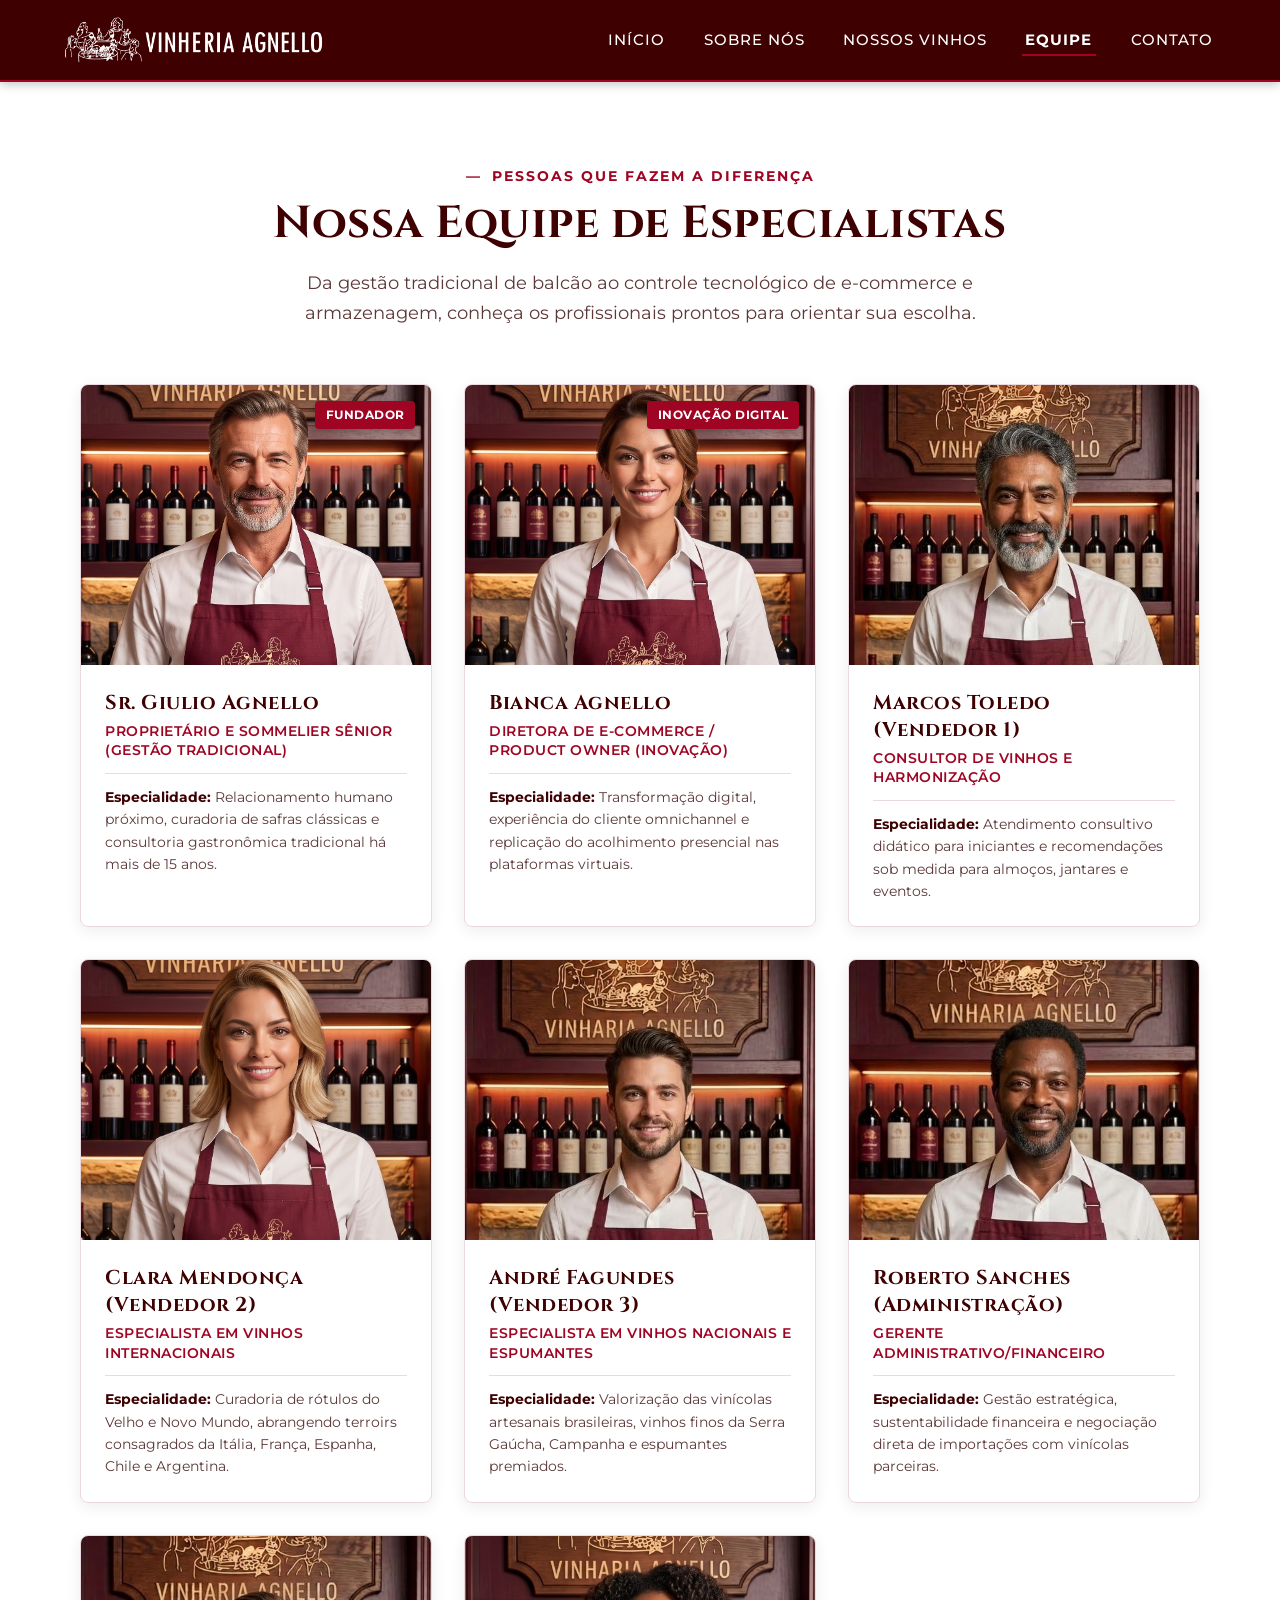
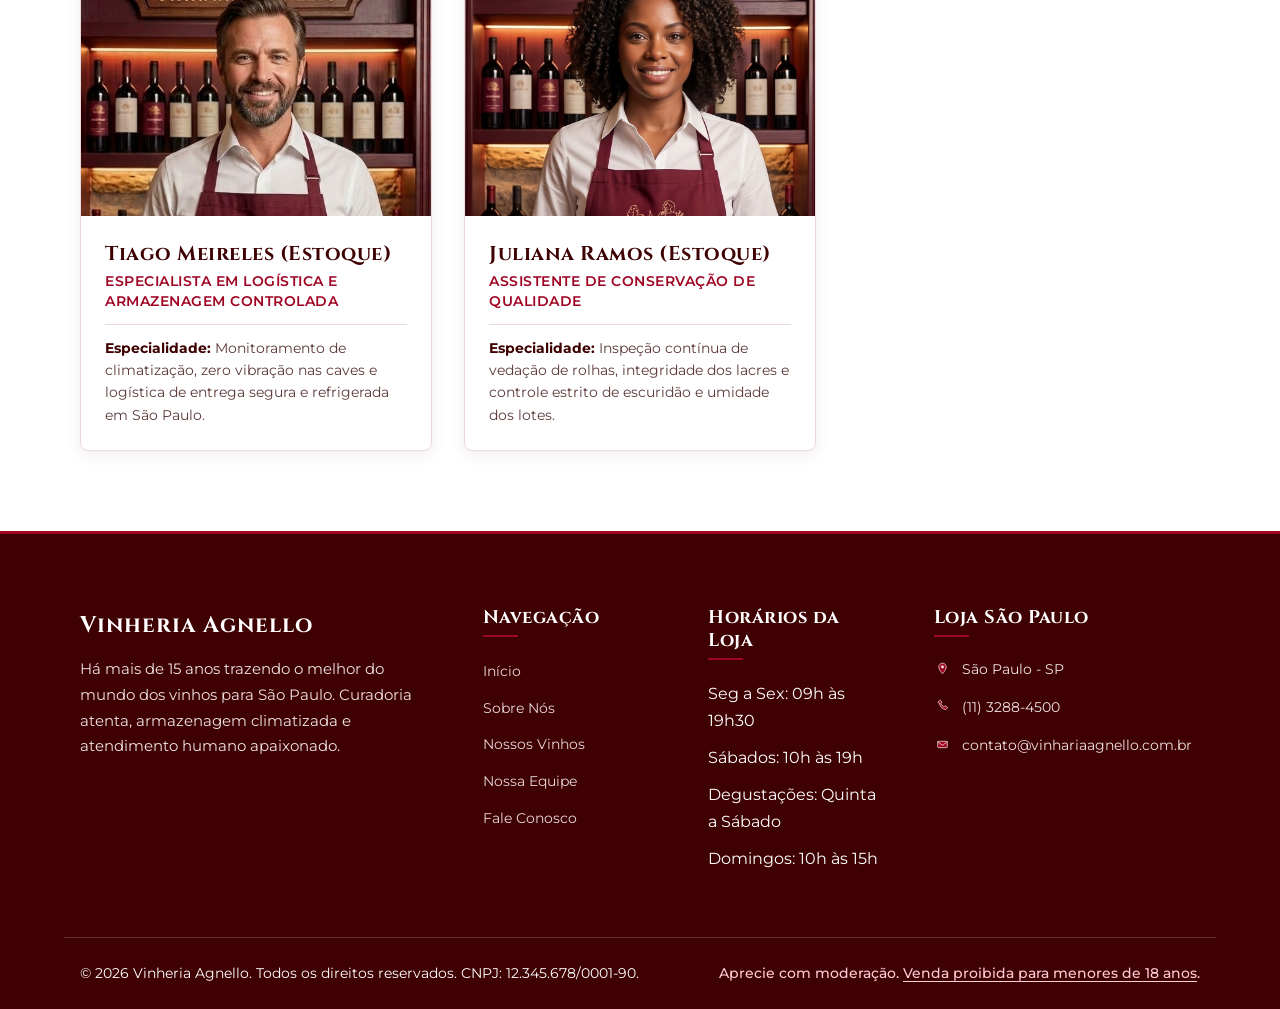
<file: src/pages/equipe.html>
<!DOCTYPE html>
<html lang="pt-BR">
<head>
  <meta charset="UTF-8">
  <meta name="viewport" content="width=device-width, initial-scale=1.0">
  <title>Equipe - Nossos Consultores e Especialistas | Vinheria Agnello</title>

  <link rel="icon" type="image/png" href="../assets/imgs/triglog.png">
  <link rel="shortcut icon" type="image/png" href="../assets/imgs/triglog.png">
  <link rel="apple-touch-icon" href="../assets/imgs/triglog.png">

  <meta name="description" content="Conheça a equipe da Vinheria Agnello em São Paulo: Sr. Giulio, Bianca Agnello, nossos consultores de harmonização, especialistas em vinhos e equipe de armazenagem controlada.">
  <meta name="keywords" content="equipe vinheria agnello, sr giulio agnello, bianca agnello, consultores de vinho, sommelier sao paulo, armazenagem controlada vinhos">

  <link rel="stylesheet" href="../css/global.css">
  <link rel="stylesheet" href="../css/equipe.css">
</head>
<body id="pagina-equipe">

  <header class="site-header" id="topo">
    <div class="container navbar">
      <a href="../../index.html" class="brand-logo" aria-label="Vinheria Agnello - Página Inicial">
        <img src="../assets/imgs/logovert.png" alt="Vinheria Agnello" class="navbar-logo-img">
      </a>

      <button class="nav-toggle-btn" aria-label="Abrir menu de navegação" aria-expanded="false">
        &#9776;
      </button>

      <nav aria-label="Navegação Principal">
        <ul class="nav-menu">
          <li><a href="../../index.html" class="nav-link">Início</a></li>
          <li><a href="sobre.html" class="nav-link">Sobre Nós</a></li>
          <li><a href="nossos-vinhos.html" class="nav-link">Nossos Vinhos</a></li>
          <li><a href="equipe.html" class="nav-link active">Equipe</a></li>
          <li><a href="contato.html" class="nav-link">Contato</a></li>
        </ul>
      </nav>
    </div>
  </header>

  <main>

    <section class="section" id="equipe">
      <div class="container">
        <header class="section-header">
          <span class="section-tag">Pessoas que Fazem a Diferença</span>
          <h1>Nossa Equipe de Especialistas</h1>
          <p class="section-desc">Da gestão tradicional de balcão ao controle tecnológico de e-commerce e armazenagem, conheça os profissionais prontos para orientar sua escolha.</p>
        </header>

        <div class="team-grid">

          <article class="team-card">
            <div class="team-photo-wrapper">
              <span class="team-card-badge">Fundador</span>
              <img src="../assets/imgs/agnello.jpg" alt="Foto do Sr. Giulio Agnello, proprietário e sommelier sênior">
            </div>
            <div class="team-body">
              <h3 class="team-name">Sr. Giulio Agnello</h3>
              <p class="team-role">Proprietário e Sommelier Sênior (Gestão Tradicional)</p>
              <p class="team-specialty"><span class="specialty-label">Especialidade:</span> Relacionamento humano próximo, curadoria de safras clássicas e consultoria gastronômica tradicional há mais de 15 anos.</p>
            </div>
          </article>

          <article class="team-card">
            <div class="team-photo-wrapper">
              <span class="team-card-badge">Inovação Digital</span>
              <img src="../assets/imgs/bianca.jpg" alt="Foto de Bianca Agnello, diretora de e-commerce e product owner">
            </div>
            <div class="team-body">
              <h3 class="team-name">Bianca Agnello</h3>
              <p class="team-role">Diretora de E-commerce / Product Owner (Inovação)</p>
              <p class="team-specialty"><span class="specialty-label">Especialidade:</span> Transformação digital, experiência do cliente omnichannel e replicação do acolhimento presencial nas plataformas virtuais.</p>
            </div>
          </article>

          <article class="team-card">
            <div class="team-photo-wrapper">
              <img src="../assets/imgs/trab9.png" alt="Foto do Consultor de Vinhos e Harmonização Marcos Toledo">
            </div>
            <div class="team-body">
              <h3 class="team-name">Marcos Toledo (Vendedor 1)</h3>
              <p class="team-role">Consultor de Vinhos e Harmonização</p>
              <p class="team-specialty"><span class="specialty-label">Especialidade:</span> Atendimento consultivo didático para iniciantes e recomendações sob medida para almoços, jantares e eventos.</p>
            </div>
          </article>

          <article class="team-card">
            <div class="team-photo-wrapper">
              <img src="../assets/imgs/trab1.jpg" alt="Foto da Especialista em Vinhos Internacionais Clara Mendonça">
            </div>
            <div class="team-body">
              <h3 class="team-name">Clara Mendonça (Vendedor 2)</h3>
              <p class="team-role">Especialista em Vinhos Internacionais</p>
              <p class="team-specialty"><span class="specialty-label">Especialidade:</span> Curadoria de rótulos do Velho e Novo Mundo, abrangendo terroirs consagrados da Itália, França, Espanha, Chile e Argentina.</p>
            </div>
          </article>

          <article class="team-card">
            <div class="team-photo-wrapper">
              <img src="../assets/imgs/trab8.png" alt="Foto do Especialista em Vinhos Nacionais e Espumantes André Fagundes">
            </div>
            <div class="team-body">
              <h3 class="team-name">André Fagundes (Vendedor 3)</h3>
              <p class="team-role">Especialista em Vinhos Nacionais e Espumantes</p>
              <p class="team-specialty"><span class="specialty-label">Especialidade:</span> Valorização das vinícolas artesanais brasileiras, vinhos finos da Serra Gaúcha, Campanha e espumantes premiados.</p>
            </div>
          </article>

          <article class="team-card">
            <div class="team-photo-wrapper">
              <img src="../assets/imgs/trab7.png" alt="Foto do Gerente Administrativo e Financeiro Roberto Sanches">
            </div>
            <div class="team-body">
              <h3 class="team-name">Roberto Sanches (Administração)</h3>
              <p class="team-role">Gerente Administrativo/Financeiro</p>
              <p class="team-specialty"><span class="specialty-label">Especialidade:</span> Gestão estratégica, sustentabilidade financeira e negociação direta de importações com vinícolas parceiras.</p>
            </div>
          </article>

          <article class="team-card">
            <div class="team-photo-wrapper">
              <img src="../assets/imgs/trab6.png" alt="Foto do Especialista em Logística e Armazenagem Controlada Tiago Meireles">
            </div>
            <div class="team-body">
              <h3 class="team-name">Tiago Meireles (Estoque)</h3>
              <p class="team-role">Especialista em Logística e Armazenagem Controlada</p>
              <p class="team-specialty"><span class="specialty-label">Especialidade:</span> Monitoramento de climatização, zero vibração nas caves e logística de entrega segura e refrigerada em São Paulo.</p>
            </div>
          </article>

          <article class="team-card">
            <div class="team-photo-wrapper">
              <img src="../assets/imgs/trab2.jpg" alt="Foto da Assistente de Conservação de Qualidade Juliana Ramos">
            </div>
            <div class="team-body">
              <h3 class="team-name">Juliana Ramos (Estoque)</h3>
              <p class="team-role">Assistente de Conservação de Qualidade</p>
              <p class="team-specialty"><span class="specialty-label">Especialidade:</span> Inspeção contínua de vedação de rolhas, integridade dos lacres e controle estrito de escuridão e umidade dos lotes.</p>
            </div>
          </article>
        </div>
      </div>
    </section>
  </main>

  <footer class="site-footer">
    <div class="container footer-grid">

      <div class="footer-col footer-brand">
        <a href="../../index.html" class="brand-logo">
          <span>Vinheria Agnello</span>
        </a>
        <p>
          Há mais de 15 anos trazendo o melhor do mundo dos vinhos para São Paulo. Curadoria atenta, armazenagem climatizada e atendimento humano apaixonado.
        </p>
      </div>

      <div class="footer-col">
        <h3>Navegação</h3>
        <ul class="footer-links">
          <li><a href="../../index.html">Início</a></li>
          <li><a href="sobre.html">Sobre Nós</a></li>
          <li><a href="nossos-vinhos.html">Nossos Vinhos</a></li>
          <li><a href="equipe.html">Nossa Equipe</a></li>
          <li><a href="contato.html">Fale Conosco</a></li>
        </ul>
      </div>

      <div class="footer-col">
        <h3>Horários da Loja</h3>
        <ul class="footer-links">
          <li>Seg a Sex: 09h às 19h30</li>
          <li>Sábados: 10h às 19h</li>
          <li>Degustações: Quinta a Sábado</li>
          <li>Domingos: 10h às 15h</li>
        </ul>
      </div>

      <div class="footer-col">
        <h3>Loja São Paulo</h3>
        <div class="footer-contact-item">
          <span><img src="../assets/imgs/favicon-localizacao.svg" alt="" class="icon-favicon"> São Paulo - SP</span>
        </div>
        <div class="footer-contact-item">
          <span><img src="../assets/imgs/favicon-telefone.svg" alt="" class="icon-favicon"> (11) 3288-4500</span>
        </div>
        <div class="footer-contact-item">
          <span><img src="../assets/imgs/favicon-email.svg" alt="" class="icon-favicon"> contato@vinhariaagnello.com.br</span>
        </div>
      </div>
    </div>

    <div class="container footer-bottom">
      <p>&copy; 2026 Vinheria Agnello. Todos os direitos reservados. CNPJ: 12.345.678/0001-90.</p>
      <p class="footer-legal-notice">Aprecie com moderação. <a href="https://www.planalto.gov.br/ccivil_03/_ato2023-2026/2025/lei/l15234.htm" target="_blank" rel="noopener noreferrer">Venda proibida para menores de 18 anos</a>.</p>
    </div>
  </footer>

  <script src="../js/global.js"></script>
</body>
</html>
</file>
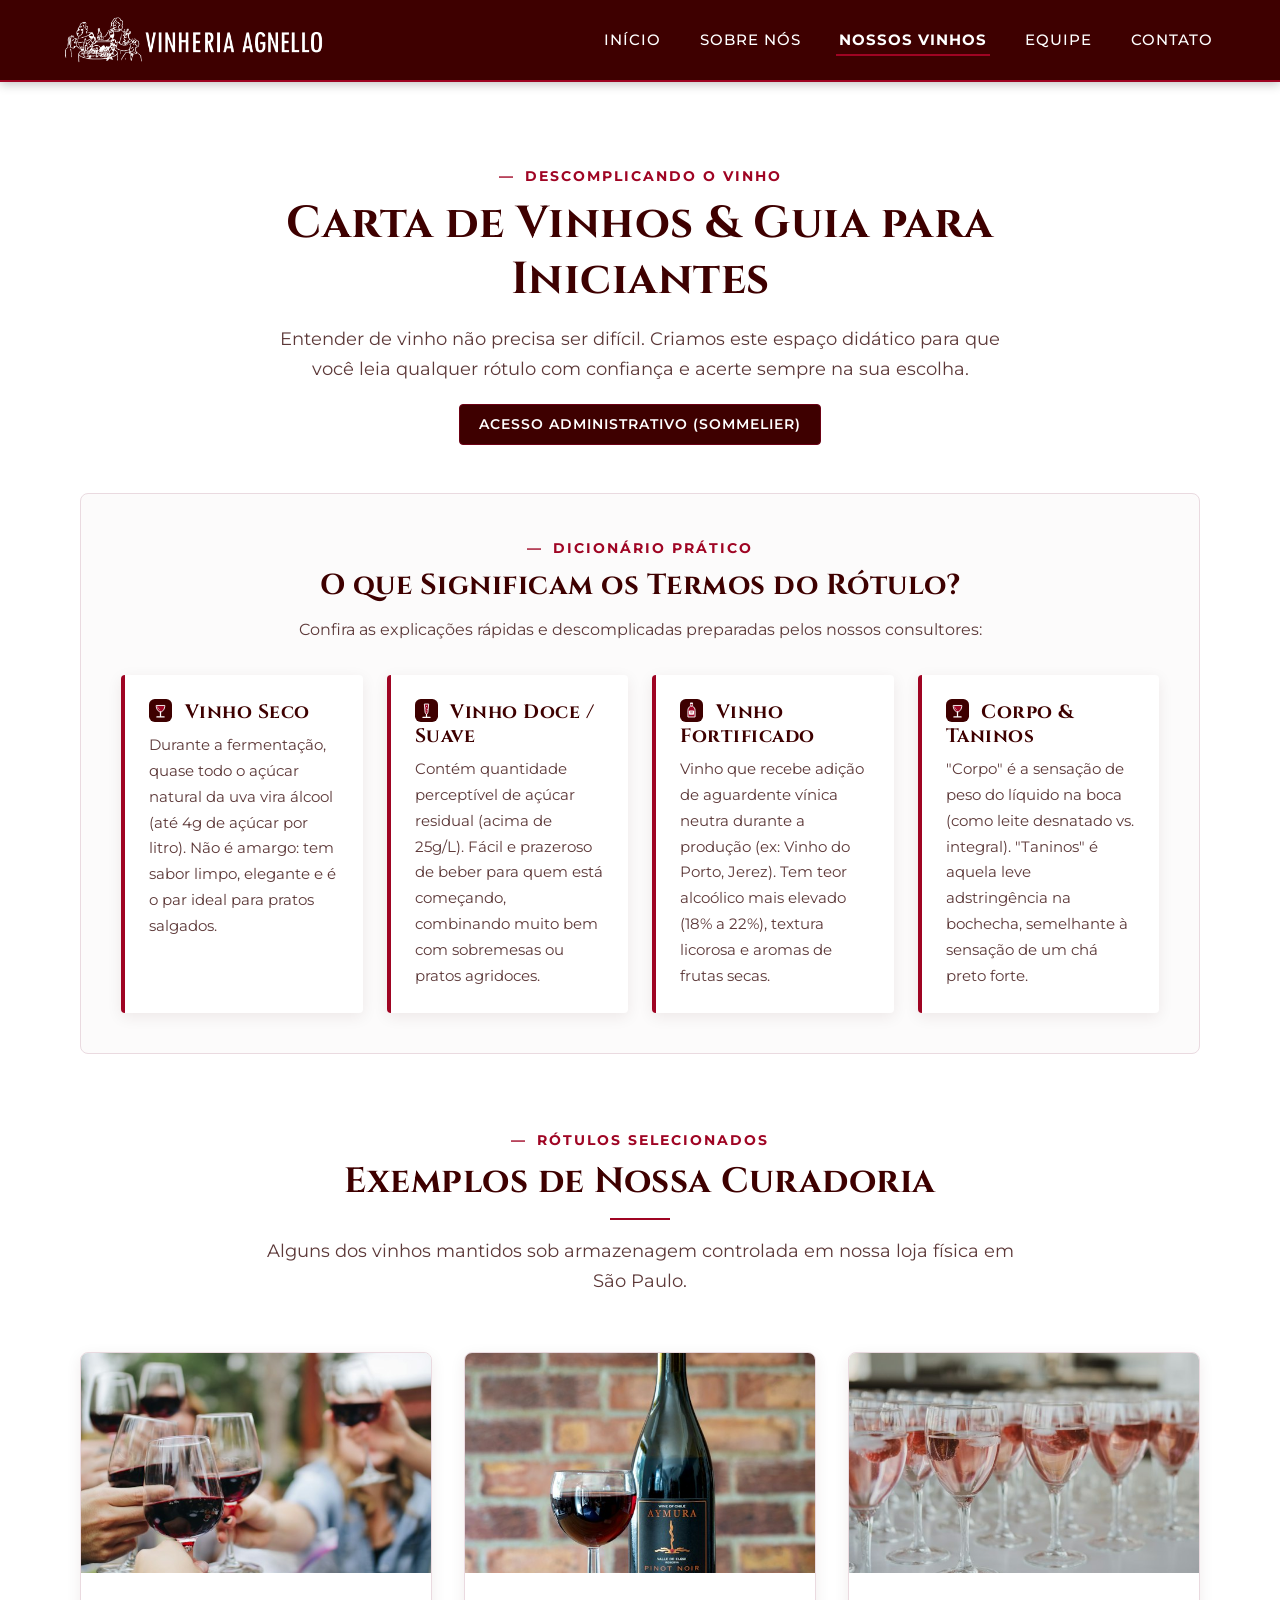
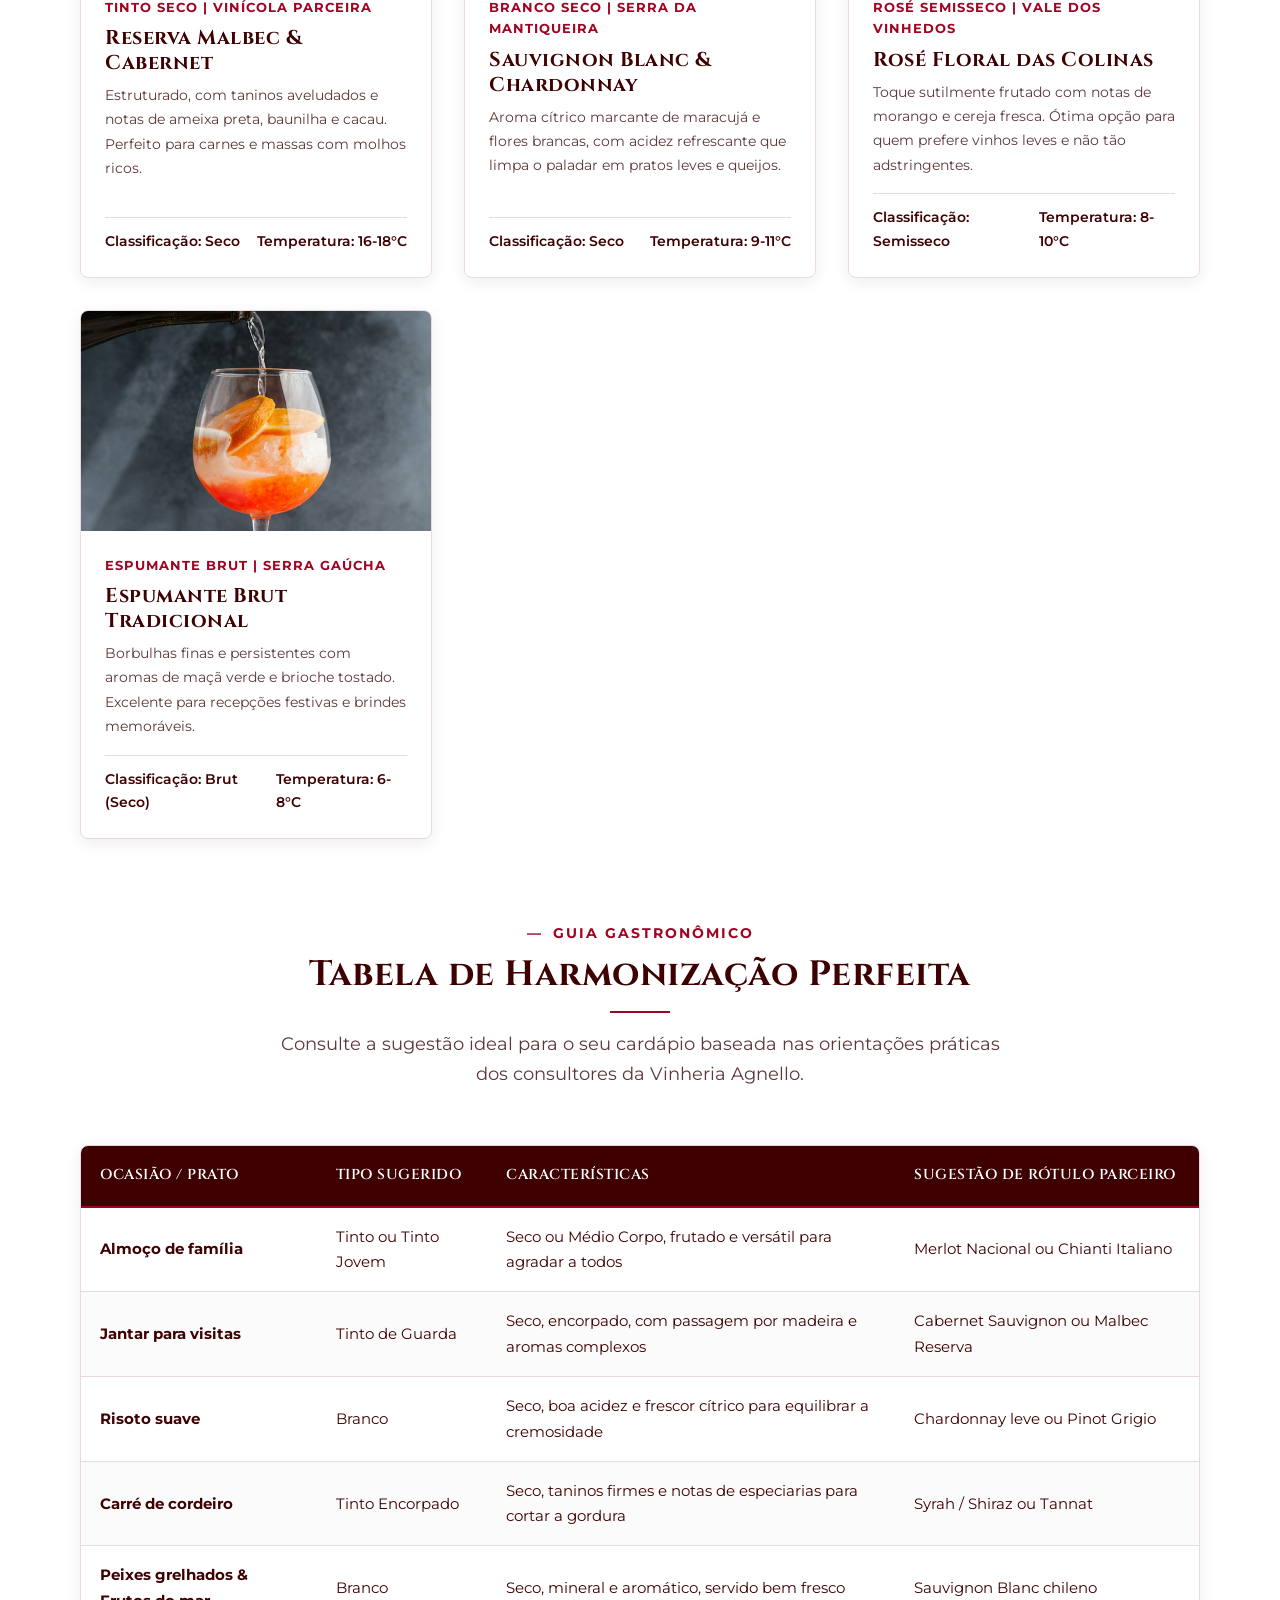
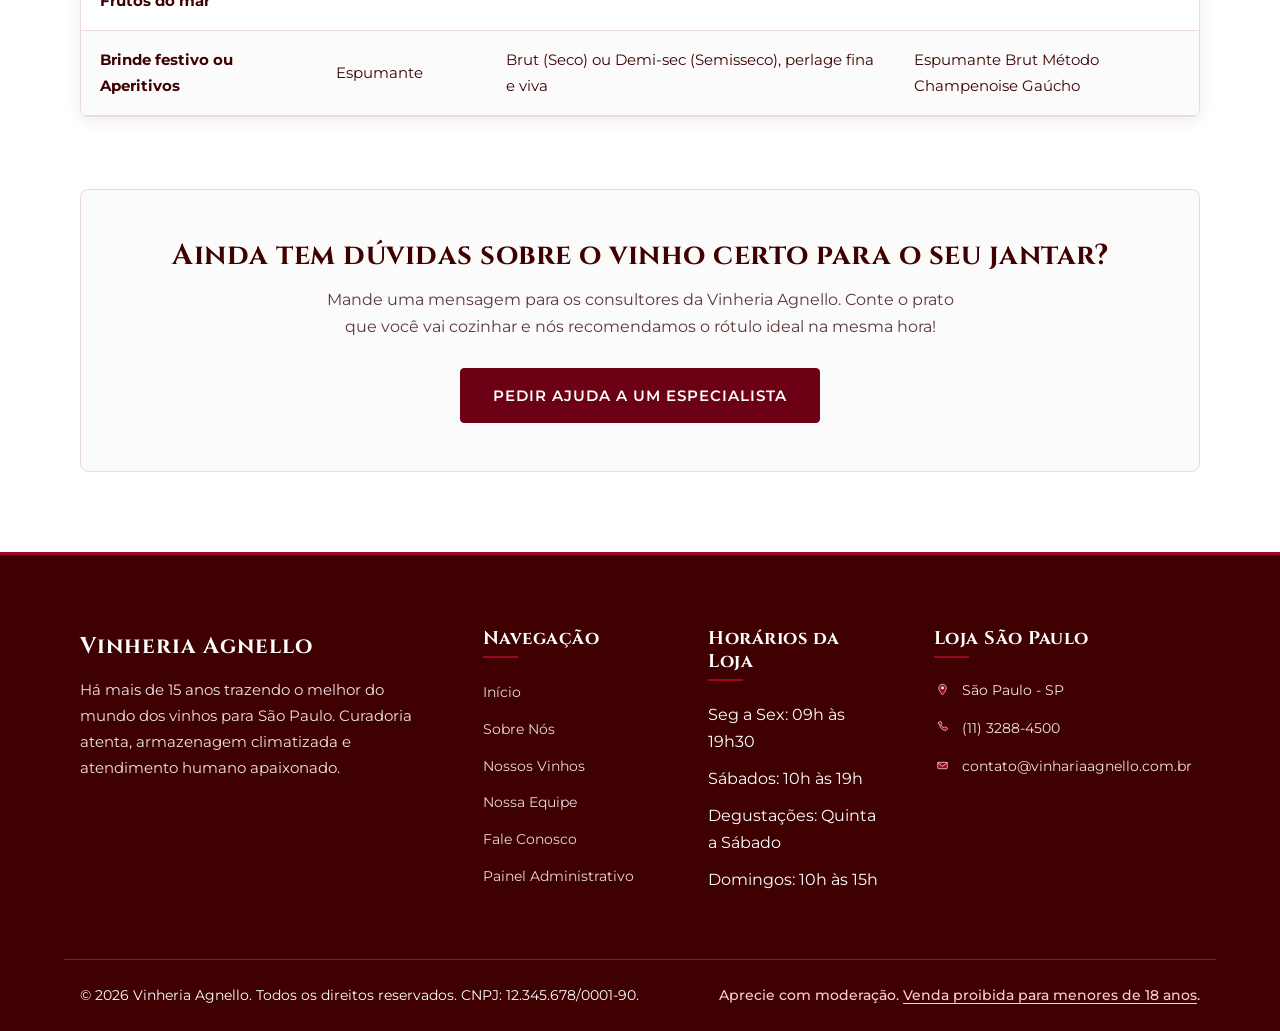
<file: src/pages/nossos-vinhos.html>
<!DOCTYPE html>
<html lang="pt-BR">
<head>
  <meta charset="UTF-8">
  <meta name="viewport" content="width=device-width, initial-scale=1.0">
  <title>Nossos Vinhos &amp; Guia Didático de Harmonização | Vinheria Agnello</title>

  <link rel="icon" type="image/png" href="../assets/imgs/triglog.png">
  <link rel="shortcut icon" type="image/png" href="../assets/imgs/triglog.png">
  <link rel="apple-touch-icon" href="../assets/imgs/triglog.png">

  <meta name="description" content="Guia descomplicado e catálogo de vinhos da Vinheria Agnello. Aprenda termos básicos (seco, doce, fortificado) e consulte nossa Tabela de Harmonização Perfeita.">
  <meta name="keywords" content="tabela harmonizacao vinhos, vinho seco explicacao, vinho doce suave, vinho fortificado, tipos de vinho iniciantes, vinheria agnello sp">

  <link rel="stylesheet" href="../css/global.css">
  <link rel="stylesheet" href="../css/nossos-vinhos.css">
</head>
<body id="pagina-nossos-vinhos">

  <header class="site-header" id="topo">
    <div class="container navbar">
      <a href="../../index.html" class="brand-logo" aria-label="Vinheria Agnello - Página Inicial">
        <img src="../assets/imgs/logovert.png" alt="Vinheria Agnello" class="navbar-logo-img">
      </a>

      <button class="nav-toggle-btn" aria-label="Abrir menu de navegação" aria-expanded="false">
        &#9776;
      </button>

      <nav aria-label="Navegação Principal">
        <ul class="nav-menu">
          <li><a href="../../index.html" class="nav-link">Início</a></li>
          <li><a href="sobre.html" class="nav-link">Sobre Nós</a></li>
          <li><a href="nossos-vinhos.html" class="nav-link active">Nossos Vinhos</a></li>
          <li><a href="equipe.html" class="nav-link">Equipe</a></li>
          <li><a href="contato.html" class="nav-link">Contato</a></li>
        </ul>
      </nav>
    </div>
  </header>

  <main>

    <section class="section" id="catalogo">
      <div class="container">
        <header class="section-header catalogo-intro">
          <span class="section-tag">Descomplicando o Vinho</span>
          <h1>Carta de Vinhos &amp; Guia para Iniciantes</h1>
          <p class="section-desc">Entender de vinho não precisa ser difícil. Criamos este espaço didático para que você leia qualquer rótulo com confiança e acerte sempre na sua escolha.</p>
          <div style="margin-top: 1.25rem;">
            <a href="admin.html" class="btn" style="background-color: var(--color-dark); font-size: 0.85rem; padding: 0.5rem 1.2rem; text-decoration: none;">Acesso Administrativo (Sommelier)</a>
          </div>
        </header>

        <section id="glossario-didatico" style="margin-bottom: 4.5rem;">
          <div style="background-color: var(--color-light-bg); border: 1px solid var(--color-border); padding: 2.5rem; border-radius: var(--border-radius-md);">
            <header style="text-align: center; margin-bottom: 2rem;">
              <span class="section-tag">Dicionário Prático</span>
              <h2 style="font-size: 1.8rem;">O que Significam os Termos do Rótulo?</h2>
              <p style="color: var(--color-text-muted);">Confira as explicações rápidas e descomplicadas preparadas pelos nossos consultores:</p>
            </header>

            <div style="display: grid; grid-template-columns: repeat(auto-fit, minmax(240px, 1fr)); gap: 1.5rem;">

              <div style="background: #ffffff; padding: 1.5rem; border-radius: var(--border-radius-sm); border-left: 4px solid var(--color-highlight); box-shadow: var(--shadow-subtle);">
                <h3 style="font-size: 1.2rem; color: var(--color-dark); margin-bottom: 0.5rem;"><img src="../assets/imgs/favicon-taca.svg" alt="" class="icon-favicon"> Vinho Seco</h3>
                <p style="font-size: 0.95rem; color: var(--color-text-muted); margin: 0;">
                  Durante a fermentação, quase todo o açúcar natural da uva vira álcool (até 4g de açúcar por litro). Não é amargo: tem sabor limpo, elegante e é o par ideal para pratos salgados.
                </p>
              </div>

              <div style="background: #ffffff; padding: 1.5rem; border-radius: var(--border-radius-sm); border-left: 4px solid var(--color-highlight); box-shadow: var(--shadow-subtle);">
                <h3 style="font-size: 1.2rem; color: var(--color-dark); margin-bottom: 0.5rem;"><img src="../assets/imgs/favicon-espumante.svg" alt="" class="icon-favicon"> Vinho Doce / Suave</h3>
                <p style="font-size: 0.95rem; color: var(--color-text-muted); margin: 0;">
                  Contém quantidade perceptível de açúcar residual (acima de 25g/L). Fácil e prazeroso de beber para quem está começando, combinando muito bem com sobremesas ou pratos agridoces.
                </p>
              </div>

              <div style="background: #ffffff; padding: 1.5rem; border-radius: var(--border-radius-sm); border-left: 4px solid var(--color-highlight); box-shadow: var(--shadow-subtle);">
                <h3 style="font-size: 1.2rem; color: var(--color-dark); margin-bottom: 0.5rem;"><img src="../assets/imgs/favicon-garrafa.svg" alt="" class="icon-favicon"> Vinho Fortificado</h3>
                <p style="font-size: 0.95rem; color: var(--color-text-muted); margin: 0;">
                  Vinho que recebe adição de aguardente vínica neutra durante a produção (ex: Vinho do Porto, Jerez). Tem teor alcoólico mais elevado (18% a 22%), textura licorosa e aromas de frutas secas.
                </p>
              </div>

              <div style="background: #ffffff; padding: 1.5rem; border-radius: var(--border-radius-sm); border-left: 4px solid var(--color-highlight); box-shadow: var(--shadow-subtle);">
                <h3 style="font-size: 1.2rem; color: var(--color-dark); margin-bottom: 0.5rem;"><img src="../assets/imgs/favicon-taca.svg" alt="" class="icon-favicon"> Corpo &amp; Taninos</h3>
                <p style="font-size: 0.95rem; color: var(--color-text-muted); margin: 0;">
                  "Corpo" é a sensação de peso do líquido na boca (como leite desnatado vs. integral). "Taninos" é aquela leve adstringência na bochecha, semelhante à sensação de um chá preto forte.
                </p>
              </div>
            </div>
          </div>
        </section>

        <header class="section-header">
          <span class="section-tag">Rótulos Selecionados</span>
          <h2>Exemplos de Nossa Curadoria</h2>
          <p class="section-desc">Alguns dos vinhos mantidos sob armazenagem controlada em nossa loja física em São Paulo.</p>
        </header>

        <div class="vinhos-catalogo-grid">

          <article class="catalogo-card">
            <div class="catalogo-img-box">
              <img src="../assets/imgs/vinho-reserva.jpg" alt="Garrafa de vinho tinto seco de guarda">
            </div>
            <div class="catalogo-info">
              <span class="catalogo-tipo-tag">Tinto Seco | Vinícola Parceira</span>
              <h3 class="catalogo-nome">Reserva Malbec &amp; Cabernet</h3>
              <p class="catalogo-desc">Estruturado, com taninos aveludados e notas de ameixa preta, baunilha e cacau. Perfeito para carnes e massas com molhos ricos.</p>
              <div class="catalogo-specs">
                <span>Classificação: Seco</span>
                <span>Temperatura: 16-18°C</span>
              </div>
            </div>
          </article>

          <article class="catalogo-card">
            <div class="catalogo-img-box">
              <img src="../assets/imgs/vinho-branco.jpg" alt="Taça de vinho branco seco refrescante">
            </div>
            <div class="catalogo-info">
              <span class="catalogo-tipo-tag">Branco Seco | Serra da Mantiqueira</span>
              <h3 class="catalogo-nome">Sauvignon Blanc &amp; Chardonnay</h3>
              <p class="catalogo-desc">Aroma cítrico marcante de maracujá e flores brancas, com acidez refrescante que limpa o paladar em pratos leves e queijos.</p>
              <div class="catalogo-specs">
                <span>Classificação: Seco</span>
                <span>Temperatura: 9-11°C</span>
              </div>
            </div>
          </article>

          <article class="catalogo-card">
            <div class="catalogo-img-box">
              <img src="../assets/imgs/vinho-rose.jpg" alt="Taça de vinho rosé suave e frutado">
            </div>
            <div class="catalogo-info">
              <span class="catalogo-tipo-tag">Rosé Semisseco | Vale dos Vinhedos</span>
              <h3 class="catalogo-nome">Rosé Floral das Colinas</h3>
              <p class="catalogo-desc">Toque sutilmente frutado com notas de morango e cereja fresca. Ótima opção para quem prefere vinhos leves e não tão adstringentes.</p>
              <div class="catalogo-specs">
                <span>Classificação: Semisseco</span>
                <span>Temperatura: 8-10°C</span>
              </div>
            </div>
          </article>

          <article class="catalogo-card">
            <div class="catalogo-img-box">
              <img src="../assets/imgs/espumante.jpg" alt="Taça de espumante brut nacional">
            </div>
            <div class="catalogo-info">
              <span class="catalogo-tipo-tag">Espumante Brut | Serra Gaúcha</span>
              <h3 class="catalogo-nome">Espumante Brut Tradicional</h3>
              <p class="catalogo-desc">Borbulhas finas e persistentes com aromas de maçã verde e brioche tostado. Excelente para recepções festivas e brindes memoráveis.</p>
              <div class="catalogo-specs">
                <span>Classificação: Brut (Seco)</span>
                <span>Temperatura: 6-8°C</span>
              </div>
            </div>
          </article>
        </div>

        <section id="tabela-harmonizacao" style="margin-top: 5rem;">
          <header class="section-header">
            <span class="section-tag">Guia Gastronômico</span>
            <h2>Tabela de Harmonização Perfeita</h2>
            <p class="section-desc">Consulte a sugestão ideal para o seu cardápio baseada nas orientações práticas dos consultores da Vinheria Agnello.</p>
          </header>

          <div class="tabela-container">
            <table class="tabela-vinhos" summary="Tabela de Harmonização Perfeita da Vinheria Agnello detalhando Ocasião ou Prato, Tipo Sugerido e Características">
              <thead>
                <tr>
                  <th scope="col">Ocasião / Prato</th>
                  <th scope="col">Tipo Sugerido</th>
                  <th scope="col">Características</th>
                  <th scope="col">Sugestão de Rótulo Parceiro</th>
                </tr>
              </thead>
              <tbody>
                <tr>
                  <td class="tabela-vinho-destaque">Almoço de família</td>
                  <td>Tinto ou Tinto Jovem</td>
                  <td>Seco ou Médio Corpo, frutado e versátil para agradar a todos</td>
                  <td>Merlot Nacional ou Chianti Italiano</td>
                </tr>
                <tr>
                  <td class="tabela-vinho-destaque">Jantar para visitas</td>
                  <td>Tinto de Guarda</td>
                  <td>Seco, encorpado, com passagem por madeira e aromas complexos</td>
                  <td>Cabernet Sauvignon ou Malbec Reserva</td>
                </tr>
                <tr>
                  <td class="tabela-vinho-destaque">Risoto suave</td>
                  <td>Branco</td>
                  <td>Seco, boa acidez e frescor cítrico para equilibrar a cremosidade</td>
                  <td>Chardonnay leve ou Pinot Grigio</td>
                </tr>
                <tr>
                  <td class="tabela-vinho-destaque">Carré de cordeiro</td>
                  <td>Tinto Encorpado</td>
                  <td>Seco, taninos firmes e notas de especiarias para cortar a gordura</td>
                  <td>Syrah / Shiraz ou Tannat</td>
                </tr>
                <tr>
                  <td class="tabela-vinho-destaque">Peixes grelhados &amp; Frutos do mar</td>
                  <td>Branco</td>
                  <td>Seco, mineral e aromático, servido bem fresco</td>
                  <td>Sauvignon Blanc chileno</td>
                </tr>
                <tr>
                  <td class="tabela-vinho-destaque">Brinde festivo ou Aperitivos</td>
                  <td>Espumante</td>
                  <td>Brut (Seco) ou Demi-sec (Semisseco), perlage fina e viva</td>
                  <td>Espumante Brut Método Champenoise Gaúcho</td>
                </tr>
              </tbody>
            </table>
          </div>
        </section>

        <div style="margin-top: 4.5rem; background-color: var(--color-light-bg); border: 1px solid var(--color-border); padding: 3rem 2rem; border-radius: var(--border-radius-md); text-align: center;">
          <h3 style="font-size: 1.8rem; margin-bottom: 0.75rem;">Ainda tem dúvidas sobre o vinho certo para o seu jantar?</h3>
          <p style="color: var(--color-text-muted); max-width: 650px; margin: 0 auto 1.75rem auto;">
            Mande uma mensagem para os consultores da Vinheria Agnello. Conte o prato que você vai cozinhar e nós recomendamos o rótulo ideal na mesma hora!
          </p>
          <a href="contato.html" class="btn">Pedir Ajuda a um Especialista</a>
        </div>
      </div>
    </section>
  </main>

  <footer class="site-footer">
    <div class="container footer-grid">

      <div class="footer-col footer-brand">
        <a href="../../index.html" class="brand-logo">
          <span>Vinheria Agnello</span>
        </a>
        <p>
          Há mais de 15 anos trazendo o melhor do mundo dos vinhos para São Paulo. Curadoria atenta, armazenagem climatizada e atendimento humano apaixonado.
        </p>
      </div>

      <div class="footer-col">
        <h3>Navegação</h3>
        <ul class="footer-links">
          <li><a href="../../index.html">Início</a></li>
          <li><a href="sobre.html">Sobre Nós</a></li>
          <li><a href="nossos-vinhos.html">Nossos Vinhos</a></li>
          <li><a href="equipe.html">Nossa Equipe</a></li>
          <li><a href="contato.html">Fale Conosco</a></li>
          <li><a href="admin.html">Painel Administrativo</a></li>
        </ul>
      </div>

      <div class="footer-col">
        <h3>Horários da Loja</h3>
        <ul class="footer-links">
          <li>Seg a Sex: 09h às 19h30</li>
          <li>Sábados: 10h às 19h</li>
          <li>Degustações: Quinta a Sábado</li>
          <li>Domingos: 10h às 15h</li>
        </ul>
      </div>

      <div class="footer-col">
        <h3>Loja São Paulo</h3>
        <div class="footer-contact-item">
          <span><img src="../assets/imgs/favicon-localizacao.svg" alt="" class="icon-favicon"> São Paulo - SP</span>
        </div>
        <div class="footer-contact-item">
          <span><img src="../assets/imgs/favicon-telefone.svg" alt="" class="icon-favicon"> (11) 3288-4500</span>
        </div>
        <div class="footer-contact-item">
          <span><img src="../assets/imgs/favicon-email.svg" alt="" class="icon-favicon"> contato@vinhariaagnello.com.br</span>
        </div>
      </div>
    </div>

    <div class="container footer-bottom">
      <p>&copy; 2026 Vinheria Agnello. Todos os direitos reservados. CNPJ: 12.345.678/0001-90.</p>
      <p class="footer-legal-notice">Aprecie com moderação. <a href="https://www.planalto.gov.br/ccivil_03/_ato2023-2026/2025/lei/l15234.htm" target="_blank" rel="noopener noreferrer">Venda proibida para menores de 18 anos</a>.</p>
    </div>
  </footer>

  <script src="../js/global.js"></script>
</body>
</html>
</file>
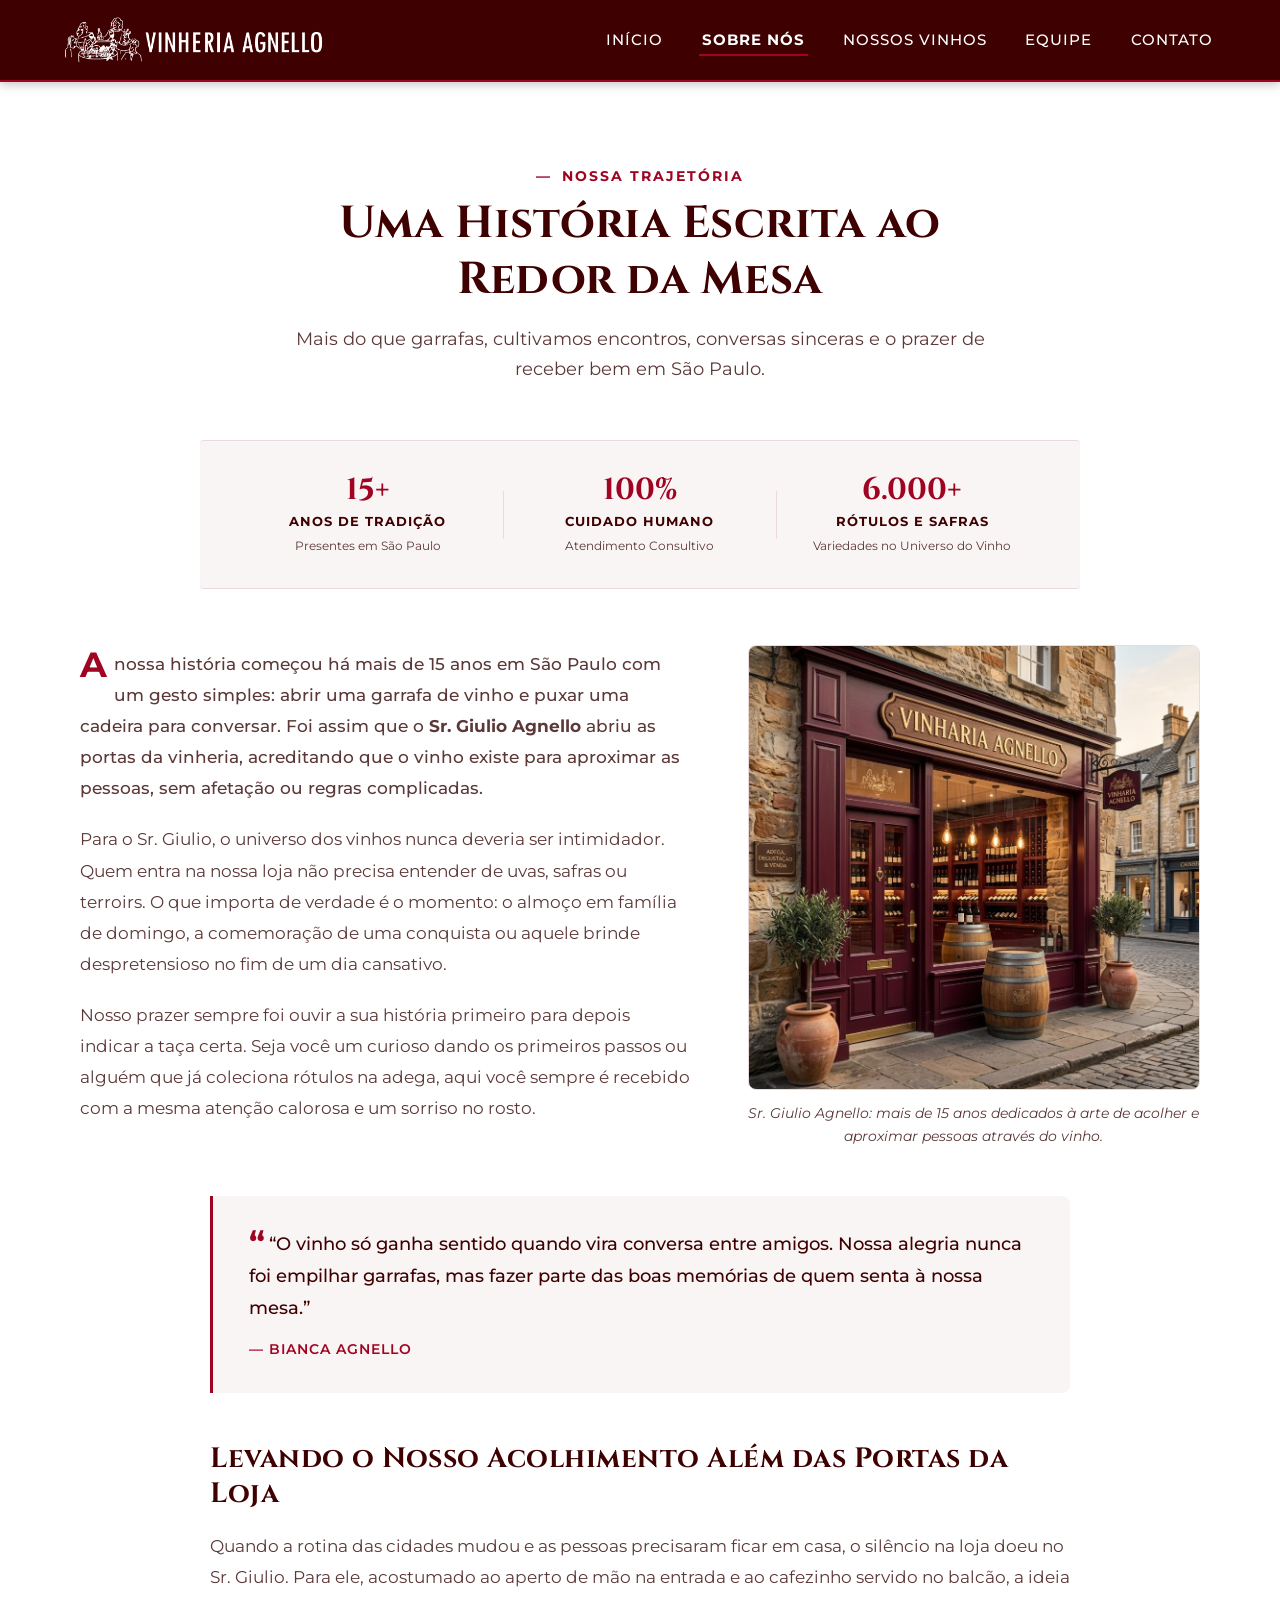
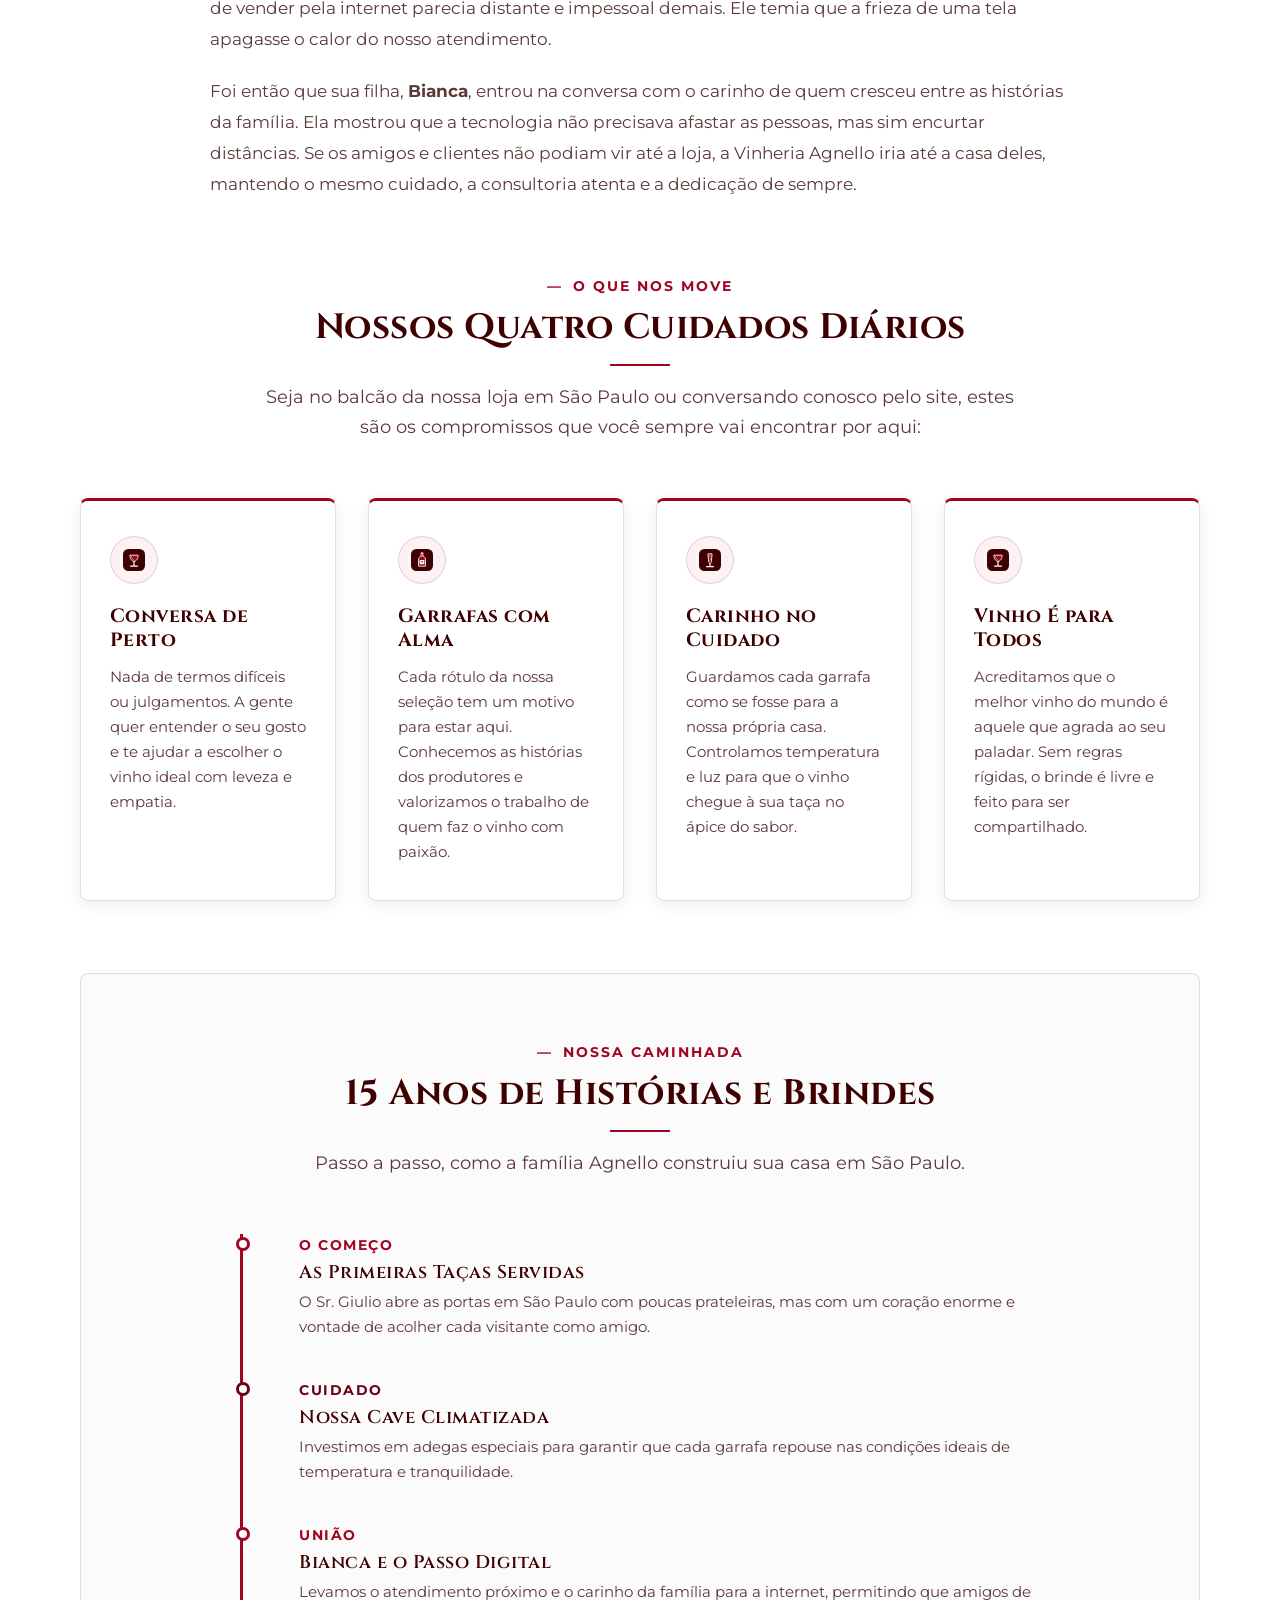
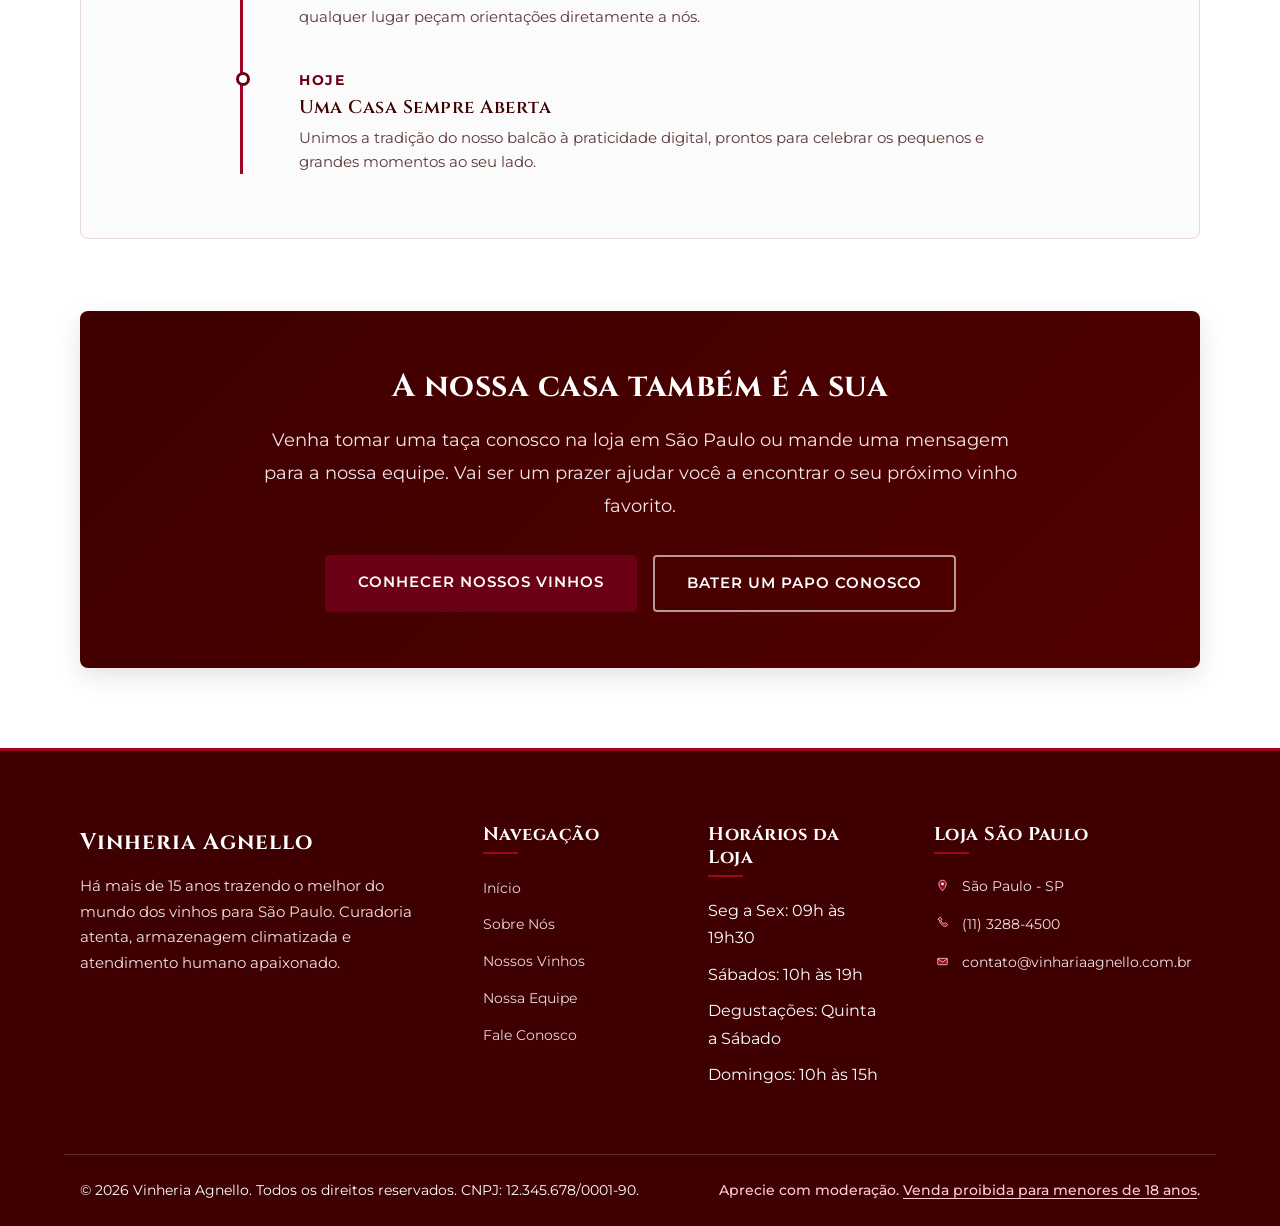
<file: src/pages/sobre.html>
<!DOCTYPE html>
<html lang="pt-BR">
<head>
  <meta charset="UTF-8">
  <meta name="viewport" content="width=device-width, initial-scale=1.0">
  <title>Sobre Nós - Nossa História &amp; Quatro Pilares | Vinheria Agnello</title>

  <link rel="icon" type="image/png" href="../assets/imgs/triglog.png">
  <link rel="shortcut icon" type="image/png" href="../assets/imgs/triglog.png">
  <link rel="apple-touch-icon" href="../assets/imgs/triglog.png">

  <meta name="description" content="Conheça a história da Vinheria Agnello: há mais de 15 anos em São Paulo, da paixão do Sr. Giulio ao passo digital liderado por Bianca. Descubra nossos 4 pilares fundamentais.">
  <meta name="keywords" content="história vinheria agnello, sr giulio agnello, bianca agnello, loja de vinhos sao paulo, transição digital vinhos, quatro pilares vinheria agnello">

  <link rel="stylesheet" href="../css/global.css">
  <link rel="stylesheet" href="../css/sobre.css">
</head>
<body id="pagina-sobre">

  <header class="site-header" id="topo">
    <div class="container navbar">
      <a href="../../index.html" class="brand-logo" aria-label="Vinheria Agnello - Página Inicial">
        <img src="../assets/imgs/logovert.png" alt="Vinheria Agnello" class="navbar-logo-img">
      </a>

      <button class="nav-toggle-btn" aria-label="Abrir menu de navegação" aria-expanded="false">
        &#9776;
      </button>

      <nav aria-label="Navegação Principal">
        <ul class="nav-menu">
          <li><a href="../../index.html" class="nav-link">Início</a></li>
          <li><a href="sobre.html" class="nav-link active">Sobre Nós</a></li>
          <li><a href="nossos-vinhos.html" class="nav-link">Nossos Vinhos</a></li>
          <li><a href="equipe.html" class="nav-link">Equipe</a></li>
          <li><a href="contato.html" class="nav-link">Contato</a></li>
        </ul>
      </nav>
    </div>
  </header>

  <main>

    <section class="section" id="historia">
      <div class="container">

        <header class="section-header">
          <span class="section-tag">Nossa Trajetória</span>
          <h1>Uma História Escrita ao Redor da Mesa</h1>
          <p class="section-desc">Mais do que garrafas, cultivamos encontros, conversas sinceras e o prazer de receber bem em São Paulo.</p>
        </header>

        <div class="marcos-tradicao">
          <div class="marco-item">
            <span class="marco-numero">15+</span>
            <span class="marco-label">Anos de Tradição</span>
            <span class="marco-desc">Presentes em São Paulo</span>
          </div>
          <div class="marco-divisor" aria-hidden="true"></div>
          <div class="marco-item">
            <span class="marco-numero">100%</span>
            <span class="marco-label">Cuidado Humano</span>
            <span class="marco-desc">Atendimento Consultivo</span>
          </div>
          <div class="marco-divisor" aria-hidden="true"></div>
          <div class="marco-item">
            <span class="marco-numero">6.000+</span>
            <span class="marco-label">Rótulos e Safras</span>
            <span class="marco-desc">Variedades no Universo do Vinho</span>
          </div>
        </div>

        <div class="sobre-hero-box">
          <div class="sobre-hero-text">
            <p class="story-lead">
              A nossa história começou há mais de 15 anos em São Paulo com um gesto simples: abrir uma garrafa de vinho e puxar uma cadeira para conversar. Foi assim que o <strong>Sr. Giulio Agnello</strong> abriu as portas da vinheria, acreditando que o vinho existe para aproximar as pessoas, sem afetação ou regras complicadas.
            </p>
            <p>
              Para o Sr. Giulio, o universo dos vinhos nunca deveria ser intimidador. Quem entra na nossa loja não precisa entender de uvas, safras ou terroirs. O que importa de verdade é o momento: o almoço em família de domingo, a comemoração de uma conquista ou aquele brinde despretensioso no fim de um dia cansativo.
            </p>
            <p>
              Nosso prazer sempre foi ouvir a sua história primeiro para depois indicar a taça certa. Seja você um curioso dando os primeiros passos ou alguém que já coleciona rótulos na adega, aqui você sempre é recebido com a mesma atenção calorosa e um sorriso no rosto.
            </p>
          </div>

          <div class="sobre-hero-img">
            <figure class="story-figure">
              <img src="../assets/imgs/loja3.png" alt="Sr. Giulio Agnello na tradicional loja em São Paulo">
              <figcaption>Sr. Giulio Agnello: mais de 15 anos dedicados à arte de acolher e aproximar pessoas através do vinho.</figcaption>
            </figure>
          </div>
        </div>

        <div class="story-quote-box">
          <blockquote>&ldquo;O vinho só ganha sentido quando vira conversa entre amigos. Nossa alegria nunca foi empilhar garrafas, mas fazer parte das boas memórias de quem senta à nossa mesa.&rdquo;</blockquote>
          <cite>&mdash; Bianca Agnello</cite>
        </div>

        <div class="story-narrative-flow">
          <div class="story-narrative-body">
            <h2>Levando o Nosso Acolhimento Além das Portas da Loja</h2>
            <p>
              Quando a rotina das cidades mudou e as pessoas precisaram ficar em casa, o silêncio na loja doeu no Sr. Giulio. Para ele, acostumado ao aperto de mão na entrada e ao cafezinho servido no balcão, a ideia de vender pela internet parecia distante e impessoal demais. Ele temia que a frieza de uma tela apagasse o calor do nosso atendimento.
            </p>
            <p>
              Foi então que sua filha, <strong>Bianca</strong>, entrou na conversa com o carinho de quem cresceu entre as histórias da família. Ela mostrou que a tecnologia não precisava afastar as pessoas, mas sim encurtar distâncias. Se os amigos e clientes não podiam vir até a loja, a Vinheria Agnello iria até a casa deles, mantendo o mesmo cuidado, a consultoria atenta e a dedicação de sempre.
            </p>
          </div>
        </div>

        <section class="story-pillars-section" id="pilares">
          <header class="section-header">
            <span class="section-tag">O Que Nos Move</span>
            <h2>Nossos Quatro Cuidados Diários</h2>
            <p class="section-desc">Seja no balcão da nossa loja em São Paulo ou conversando conosco pelo site, estes são os compromissos que você sempre vai encontrar por aqui:</p>
          </header>

          <ul class="valores-grid">

            <li class="valor-card">
              <div class="valor-icon-wrapper">
                <img src="../assets/imgs/favicon-taca.svg" alt="" class="icon-favicon">
              </div>
              <h3>Conversa de Perto</h3>
              <p>Nada de termos difíceis ou julgamentos. A gente quer entender o seu gosto e te ajudar a escolher o vinho ideal com leveza e empatia.</p>
            </li>

            <li class="valor-card">
              <div class="valor-icon-wrapper">
                <img src="../assets/imgs/favicon-garrafa.svg" alt="" class="icon-favicon">
              </div>
              <h3>Garrafas com Alma</h3>
              <p>Cada rótulo da nossa seleção tem um motivo para estar aqui. Conhecemos as histórias dos produtores e valorizamos o trabalho de quem faz o vinho com paixão.</p>
            </li>

            <li class="valor-card">
              <div class="valor-icon-wrapper">
                <img src="../assets/imgs/favicon-espumante.svg" alt="" class="icon-favicon">
              </div>
              <h3>Carinho no Cuidado</h3>
              <p>Guardamos cada garrafa como se fosse para a nossa própria casa. Controlamos temperatura e luz para que o vinho chegue à sua taça no ápice do sabor.</p>
            </li>

            <li class="valor-card">
              <div class="valor-icon-wrapper">
                <img src="../assets/imgs/favicon-taca.svg" alt="" class="icon-favicon">
              </div>
              <h3>Vinho É para Todos</h3>
              <p>Acreditamos que o melhor vinho do mundo é aquele que agrada ao seu paladar. Sem regras rígidas, o brinde é livre e feito para ser compartilhado.</p>
            </li>
          </ul>
        </section>

        <section class="timeline-section" id="linha-do-tempo">
          <header class="section-header">
            <span class="section-tag">Nossa Caminhada</span>
            <h2>15 Anos de Histórias e Brindes</h2>
            <p class="section-desc">Passo a passo, como a família Agnello construiu sua casa em São Paulo.</p>
          </header>

          <ol class="timeline">
            <li class="timeline-item">
              <div class="timeline-year">O Começo</div>
              <h3 class="timeline-title">As Primeiras Taças Servidas</h3>
              <p class="timeline-desc">O Sr. Giulio abre as portas em São Paulo com poucas prateleiras, mas com um coração enorme e vontade de acolher cada visitante como amigo.</p>
            </li>

            <li class="timeline-item">
              <div class="timeline-year">Cuidado</div>
              <h3 class="timeline-title">Nossa Cave Climatizada</h3>
              <p class="timeline-desc">Investimos em adegas especiais para garantir que cada garrafa repouse nas condições ideais de temperatura e tranquilidade.</p>
            </li>

            <li class="timeline-item">
              <div class="timeline-year">União</div>
              <h3 class="timeline-title">Bianca e o Passo Digital</h3>
              <p class="timeline-desc">Levamos o atendimento próximo e o carinho da família para a internet, permitindo que amigos de qualquer lugar peçam orientações diretamente a nós.</p>
            </li>

            <li class="timeline-item">
              <div class="timeline-year">Hoje</div>
              <h3 class="timeline-title">Uma Casa Sempre Aberta</h3>
              <p class="timeline-desc">Unimos a tradição do nosso balcão à praticidade digital, prontos para celebrar os pequenos e grandes momentos ao seu lado.</p>
            </li>
          </ol>
        </section>

        <div class="sobre-convite-card">
          <h3>A nossa casa também é a sua</h3>
          <p>
            Venha tomar uma taça conosco na loja em São Paulo ou mande uma mensagem para a nossa equipe. Vai ser um prazer ajudar você a encontrar o seu próximo vinho favorito.
          </p>
          <div class="sobre-convite-actions">
            <a href="nossos-vinhos.html" class="btn btn-primary">Conhecer Nossos Vinhos</a>
            <a href="contato.html" class="btn btn-outline">Bater um Papo Conosco</a>
          </div>
        </div>

      </div>
    </section>
  </main>

  <footer class="site-footer">
    <div class="container footer-grid">

      <div class="footer-col footer-brand">
        <a href="../../index.html" class="brand-logo">
          <span>Vinheria Agnello</span>
        </a>
        <p>
          Há mais de 15 anos trazendo o melhor do mundo dos vinhos para São Paulo. Curadoria atenta, armazenagem climatizada e atendimento humano apaixonado.
        </p>
      </div>

      <div class="footer-col">
        <h3>Navegação</h3>
        <ul class="footer-links">
          <li><a href="../../index.html">Início</a></li>
          <li><a href="sobre.html">Sobre Nós</a></li>
          <li><a href="nossos-vinhos.html">Nossos Vinhos</a></li>
          <li><a href="equipe.html">Nossa Equipe</a></li>
          <li><a href="contato.html">Fale Conosco</a></li>
        </ul>
      </div>

      <div class="footer-col">
        <h3>Horários da Loja</h3>
        <ul class="footer-links">
          <li>Seg a Sex: 09h às 19h30</li>
          <li>Sábados: 10h às 19h</li>
          <li>Degustações: Quinta a Sábado</li>
          <li>Domingos: 10h às 15h</li>
        </ul>
      </div>

      <div class="footer-col">
        <h3>Loja São Paulo</h3>
        <div class="footer-contact-item">
          <span><img src="../assets/imgs/favicon-localizacao.svg" alt="" class="icon-favicon"> São Paulo - SP</span>
        </div>
        <div class="footer-contact-item">
          <span><img src="../assets/imgs/favicon-telefone.svg" alt="" class="icon-favicon"> (11) 3288-4500</span>
        </div>
        <div class="footer-contact-item">
          <span><img src="../assets/imgs/favicon-email.svg" alt="" class="icon-favicon"> contato@vinhariaagnello.com.br</span>
        </div>
      </div>
    </div>

    <div class="container footer-bottom">
      <p>&copy; 2026 Vinheria Agnello. Todos os direitos reservados. CNPJ: 12.345.678/0001-90.</p>
      <p class="footer-legal-notice">Aprecie com moderação. <a href="https://www.planalto.gov.br/ccivil_03/_ato2023-2026/2025/lei/l15234.htm" target="_blank" rel="noopener noreferrer">Venda proibida para menores de 18 anos</a>.</p>
    </div>
  </footer>

  <script src="../js/global.js"></script>
</body>
</html>
</file>
<file: src/css/global.css>
@import url('https://fonts.googleapis.com/css2?family=Cinzel:wght@500;600;700;800&family=Montserrat:wght@300;400;500;600;700&family=Playfair+Display:ital,wght@0,400;0,600;0,700;1,400&display=swap');

:root {
  --color-white: #ffffff;
  --color-highlight: #9F0423;
  --color-button: #6C0115;
  --color-button-hover: #85031b;
  --color-dark: #3E0000;
  --color-dark-overlay: rgba(62, 0, 0, 0.72);
  --color-light-bg: #fcfbfb;
  --color-card-bg: #ffffff;
  --color-border: #eadae0;
  --color-text-muted: #5c3838;

  --font-serif: 'Playfair Display', Georgia, serif;
  --font-title: 'Cinzel', serif;
  --font-sans: 'Montserrat', system-ui, -apple-system, sans-serif;

  --shadow-subtle: 0 4px 15px rgba(62, 0, 0, 0.08);
  --shadow-card: 0 8px 24px rgba(62, 0, 0, 0.12);
  --border-radius-sm: 4px;
  --border-radius-md: 8px;
  --border-radius-lg: 16px;
  --transition-smooth: all 0.3s ease;
}

*, *::before, *::after {
  box-sizing: border-box;
  margin: 0;
  padding: 0;
}

::selection {
  background-color: var(--color-highlight);
  color: var(--color-white);
}

html {
  scroll-behavior: smooth;
  font-size: 16px;
}

body {
  font-family: var(--font-sans);
  background-color: var(--color-white);
  color: var(--color-dark);
  line-height: 1.7;
  overflow-x: hidden;
  display: flex;
  flex-direction: column;
  min-height: 100vh;
}

h1, h2, h3, h4, h5, h6 {
  font-family: var(--font-title);
  color: var(--color-dark);
  line-height: 1.25;
  letter-spacing: 0.5px;
}

h1 {
  font-size: 2.8rem;
  margin-bottom: 1rem;
}

h2 {
  font-size: 2.2rem;
  margin-bottom: 0.75rem;
}

h3 {
  font-size: 1.5rem;
  margin-bottom: 0.5rem;
}

p {
  margin-bottom: 1rem;
  color: var(--color-dark);
}

a {
  color: inherit;
  text-decoration: none;
  transition: var(--transition-smooth);
}

img {
  max-width: 100%;
  height: auto;
  display: block;
  box-shadow: none;
  filter: none;
}

.icon-favicon {
  display: inline-block;
  width: 1.2em;
  height: 1.2em;
  vertical-align: -0.22em;
  object-fit: contain;
  margin-right: 0.45rem;
}

.container {
  width: 90%;
  max-width: 1200px;
  margin: 0 auto;
  padding: 0 1rem;
}

.section {
  padding: 5rem 0;
}

.section-header {
  text-align: center;
  max-width: 750px;
  margin: 0 auto 3.5rem auto;
}

.section-tag {
  display: inline-block;
  font-size: 0.85rem;
  text-transform: uppercase;
  letter-spacing: 2px;
  color: var(--color-highlight);
  font-weight: 700;
  margin-bottom: 0.5rem;
}

.section-tag::before {
  content: '— ';
  color: var(--color-highlight);
  font-weight: 700;
  margin-right: 0.25rem;
}

.section-header h2 {
  position: relative;
  padding-bottom: 1rem;
}

.section-header h2::after {
  content: '';
  position: absolute;
  bottom: 0;
  left: 50%;
  transform: translateX(-50%);
  width: 60px;
  height: 2px;
  background-color: var(--color-highlight);
}

.section-desc {
  font-size: 1.1rem;
  color: var(--color-text-muted);
  margin-top: 1rem;
}

.site-header {
  position: sticky;
  top: 0;
  z-index: 1000;
  background-color: var(--color-dark);
  box-shadow: 0 2px 10px rgba(0, 0, 0, 0.25);
  border-bottom: 2px solid var(--color-highlight);
}

.navbar {
  display: flex;
  align-items: center;
  justify-content: space-between;
  padding: 1rem 0;
}

.brand-logo {
  display: flex;
  align-items: center;
  gap: 0.75rem;
  color: var(--color-white);
  font-family: var(--font-title);
  font-size: 1.4rem;
  font-weight: 700;
  letter-spacing: 1px;
}

.brand-icon {
  width: 32px;
  height: 32px;
}
.navbar-logo-img {
  height: 48px;
  max-height: 52px;
  width: auto;
  max-width: 260px;
  object-fit: contain;
  display: block;
}

.nav-menu {
  display: flex;
  list-style: none;
  gap: 2rem;
  align-items: center;
}

.nav-link {
  color: var(--color-white);
  font-size: 0.95rem;
  font-weight: 500;
  text-transform: uppercase;
  letter-spacing: 1px;
  padding: 0.4rem 0.2rem;
  position: relative;
  transition: color 0.3s ease;
}

.nav-link::after {
  content: '';
  position: absolute;
  bottom: 0;
  left: 50%;
  width: 0%;
  height: 2px;
  background-color: var(--color-highlight);
  transition: width 0.3s ease, left 0.3s ease;
}

.nav-link:hover {
  color: #ffcad4;
}

.nav-link:not(.active):hover::after {
  width: 100%;
  left: 0%;
}

.nav-link.active {
  color: var(--color-white);
  font-weight: 700;
}

.nav-link.active::after {
  width: 100%;
  left: 0%;
}

.nav-toggle-btn {
  display: none;
  background: none;
  border: 1px solid var(--color-highlight);
  color: var(--color-white);
  padding: 0.5rem 0.75rem;
  border-radius: var(--border-radius-sm);
  cursor: pointer;
  font-size: 1.25rem;
  transition: background-color 0.3s ease, transform 0.2s ease;
}

.nav-toggle-btn:hover {
  background-color: rgba(159, 4, 35, 0.2);
  transform: scale(1.05);
}

.btn {
  display: inline-block;
  background-color: var(--color-button);
  color: var(--color-white);
  padding: 0.85rem 2rem;
  border-radius: var(--border-radius-sm);
  font-family: var(--font-sans);
  font-size: 0.95rem;
  font-weight: 600;
  letter-spacing: 1px;
  text-transform: uppercase;
  border: 1px solid var(--color-button);
  cursor: pointer;
  transition: background-color 0.3s ease, border-color 0.3s ease, transform 0.3s ease, box-shadow 0.3s ease;
  text-align: center;
}

.btn:not(:disabled):hover {
  background-color: var(--color-button-hover);
  border-color: var(--color-button-hover);
  transform: translateY(-2px);
  box-shadow: 0 4px 12px rgba(62, 0, 0, 0.25);
}

.btn:not(:disabled):active {
  transform: translateY(0);
}

.btn:focus,
.btn:focus-visible,
a:focus,
a:focus-visible,
button:focus,
button:focus-visible {
  outline: none;
}

.btn-outline {
  background-color: transparent;
  color: var(--color-button);
  border: 2px solid var(--color-button);
}

.btn-outline:hover {
  background-color: var(--color-button);
  color: var(--color-white);
}

.btn-hero {
  background-color: var(--color-button);
  border: 1px solid #9F0423;
  padding: 1rem 2.5rem;
  font-size: 1.05rem;
  box-shadow: 0 4px 14px rgba(0, 0, 0, 0.4);
}

.btn-hero:hover {
  background-color: var(--color-highlight);
  border-color: var(--color-highlight);
}

.site-footer {
  background-color: var(--color-dark);
  color: var(--color-white);
  padding: 4.5rem 0 1.5rem 0;
  margin-top: auto;
  border-top: 3px solid var(--color-highlight);
}

.footer-grid {
  display: grid;
  grid-template-columns: 2fr 1fr 1fr 1.5fr;
  gap: 3rem;
  margin-bottom: 3.5rem;
}

.footer-col h3 {
  color: var(--color-white);
  font-size: 1.15rem;
  margin-bottom: 1.25rem;
  position: relative;
  padding-bottom: 0.5rem;
}

.footer-col h3::after {
  content: '';
  position: absolute;
  left: 0;
  bottom: 0;
  width: 35px;
  height: 2px;
  background-color: var(--color-highlight);
}

.footer-brand p {
  color: #f0e2e3;
  font-size: 0.95rem;
  margin-top: 0.75rem;
  line-height: 1.7;
}

.footer-links {
  list-style: none;
}

.footer-links li {
  margin-bottom: 0.6rem;
}

.footer-links a {
  color: #e8d7d9;
  font-size: 0.9rem;
}

.footer-links a:hover {
  color: var(--color-white);
  padding-left: 4px;
}

.footer-contact-item {
  display: flex;
  align-items: flex-start;
  gap: 0.6rem;
  margin-bottom: 0.85rem;
  font-size: 0.9rem;
  color: #f0e2e3;
}

.footer-bottom {
  border-top: 1px solid rgba(255, 255, 255, 0.18);
  padding-top: 1.5rem;
  display: flex;
  justify-content: space-between;
  align-items: center;
  font-size: 0.9rem;
  flex-wrap: wrap;
  gap: 1rem;
}

.footer-bottom p {
  color: #ffffff;
  margin-bottom: 0;
  font-size: 0.9rem;
  line-height: 1.6;
}

.footer-bottom p.footer-legal-notice,
.footer-legal-notice {
  color: #ffccd5;
  font-style: normal;
  font-weight: 500;
  margin-bottom: 0;
}

.footer-legal-notice a {
  color: #ffccd5;
  text-decoration: underline;
  text-underline-offset: 3px;
  transition: var(--transition-smooth);
}

.footer-legal-notice a:hover {
  color: #ffffff;
  text-decoration: underline;
}

@media (max-width: 992px) {
  .footer-grid {
    grid-template-columns: 1fr 1fr;
    gap: 2.5rem;
  }
}

@media (max-width: 768px) {
  h1 { font-size: 2.2rem; }
  h2 { font-size: 1.8rem; }

  .nav-toggle-btn {
    display: block;
  }

  .navbar-logo-img {
    height: 38px;
    max-width: 200px;
  }

  .nav-menu {
    position: absolute;
    top: 100%;
    left: 0;
    width: 100%;
    background-color: var(--color-dark);
    flex-direction: column;
    padding: 1.5rem 0;
    gap: 1rem;
    display: none;
    border-bottom: 2px solid var(--color-highlight);
    box-shadow: 0 8px 16px rgba(0,0,0,0.3);
  }

  .nav-menu.is-active {
    display: flex;
  }

  .nav-link {
    width: 100%;
    text-align: center;
    padding: 0.6rem 0;
  }

  .footer-grid {
    grid-template-columns: 1fr;
    gap: 2rem;
  }

  .footer-bottom {
    flex-direction: column;
    text-align: center;
  }
}

.modal-backdrop {
  position: fixed;
  top: 0;
  left: 0;
  width: 100%;
  height: 100%;
  background-color: rgba(62, 0, 0, 0.75);
  backdrop-filter: blur(5px);
  -webkit-backdrop-filter: blur(5px);
  display: flex;
  align-items: center;
  justify-content: center;
  z-index: 100000;
  animation: modalFadeIn 0.25s ease-out;
}

@keyframes modalFadeIn {
  from {
    opacity: 0;
  }
  to {
    opacity: 1;
  }
}

.modal-card {
  background-color: var(--color-white, #ffffff);
  border-radius: var(--border-radius-md, 8px);
  border-top: 5px solid var(--color-highlight, #9F0423);
  border-left: 1px solid var(--color-border, #eadae0);
  border-right: 1px solid var(--color-border, #eadae0);
  border-bottom: 1px solid var(--color-border, #eadae0);
  box-shadow: 0 16px 40px rgba(0, 0, 0, 0.35);
  max-width: 480px;
  width: 90%;
  padding: 2.2rem 2rem;
  text-align: center;
  animation: modalSlideUp 0.25s ease-out;
}

@keyframes modalSlideUp {
  from {
    opacity: 0;
    transform: translateY(20px);
  }
  to {
    opacity: 1;
    transform: translateY(0);
  }
}

.modal-title {
  font-family: var(--font-title, 'Cinzel', serif);
  color: var(--color-dark, #3E0000);
  font-size: 1.4rem;
  margin-bottom: 0.6rem;
}

.modal-message {
  font-family: var(--font-sans, 'Montserrat', sans-serif);
  color: var(--color-text-muted, #5c3838);
  font-size: 0.98rem;
  line-height: 1.6;
  margin-bottom: 1.5rem;
}

.modal-input {
  width: 100%;
  box-sizing: border-box;
  padding: 0.85rem 1.1rem;
  border: 1.5px solid var(--color-border, #eadae0);
  border-radius: var(--border-radius-sm, 4px);
  font-family: var(--font-sans, 'Montserrat', sans-serif);
  font-size: 1rem;
  color: var(--color-dark, #3E0000);
  background-color: var(--color-light-bg, #fcfbfb);
  margin-bottom: 1.6rem;
  transition: var(--transition-smooth, all 0.3s ease);
}

.modal-input:focus {
  outline: none;
  border-color: var(--color-highlight, #9F0423);
  background-color: var(--color-white, #ffffff);
  box-shadow: 0 0 0 3px rgba(159, 4, 35, 0.15);
}

.modal-actions {
  display: flex;
  gap: 1rem;
  justify-content: center;
  flex-wrap: wrap;
}

.btn-modal-confirm {
  background-color: var(--color-highlight, #9F0423);
  color: var(--color-white, #ffffff);
  font-family: var(--font-sans, 'Montserrat', sans-serif);
  font-weight: 600;
  font-size: 0.95rem;
  padding: 0.75rem 1.75rem;
  border: none;
  border-radius: var(--border-radius-sm, 4px);
  cursor: pointer;
  transition: var(--transition-smooth, all 0.3s ease);
}

.btn-modal-confirm:hover {
  background-color: var(--color-button-hover, #85031b);
  transform: translateY(-1px);
}

.btn-modal-cancel {
  background-color: var(--color-light-bg, #fcfbfb);
  color: var(--color-dark, #3E0000);
  font-family: var(--font-sans, 'Montserrat', sans-serif);
  font-weight: 600;
  font-size: 0.95rem;
  padding: 0.75rem 1.5rem;
  border: 1px solid var(--color-border, #eadae0);
  border-radius: var(--border-radius-sm, 4px);
  cursor: pointer;
  transition: var(--transition-smooth, all 0.3s ease);
}

.btn-modal-cancel:hover {
  background-color: #ebdce0;
  transform: translateY(-1px);
}
</file>
<file: src/css/home.css>
.hero-section {
  position: relative;
  min-height: 80vh;
  display: flex;
  align-items: center;
  justify-content: center;
  overflow: hidden;
  background-color: var(--color-dark);
  text-align: center;
  color: var(--color-white);
}

.hero-video-wrapper {
  position: absolute;
  inset: 0;
  width: 100%;
  height: 100%;
  z-index: 1;
  pointer-events: none;
  overflow: hidden;
}

.hero-video-media {
  position: absolute;
  top: 50%;
  left: 50%;
  width: 100%;
  height: 100%;
  min-width: 100%;
  min-height: 100%;
  transform: translate(-50%, -50%);
  object-fit: cover;
  display: block;
}

.hero-video-frame {
  width: 100%;
  height: 100%;
  border: none;
  object-fit: cover;
  display: block;
}

.hero-overlay {
  position: absolute;
  inset: 0;
  background: linear-gradient(rgba(62, 0, 0, 0.58), rgba(62, 0, 0, 0.68));
  z-index: 2;
}

@keyframes heroFadeIn {
  from {
    opacity: 0;
    transform: translateY(30px);
  }
  to {
    opacity: 1;
    transform: translateY(0);
  }
}


.hero-content {
  position: relative;
  z-index: 3;
  max-width: 850px;
  padding: 3rem 1.5rem;
  animation: heroFadeIn 1s cubic-bezier(0.22, 1, 0.36, 1) forwards;
}

.hero-logo-title {
  margin: 0 auto;
  display: flex;
  justify-content: center;
  align-items: center;
}

.hero-logo-img {
  width: 100%;
  max-width: 320px;
  height: auto;
  display: block;
  margin: 0 auto 0.85rem auto;
}

@media (max-width: 768px) {
  .hero-logo-img {
    max-width: 250px;
    margin: 0 auto 0.65rem auto;
  }
}

@media (max-width: 480px) {
  .hero-logo-img {
    max-width: 200px;
    margin: 0 auto 0.5rem auto;
  }
}

.hero-title {
  color: var(--color-white);
  font-size: 3.5rem;
  margin-bottom: 1rem;
  font-weight: 700;
  text-shadow: 0 2px 8px rgba(0, 0, 0, 0.6);
}

.hero-slogan {
  color: #f7e6e8;
  font-family: var(--font-serif);
  font-style: italic;
  font-size: 1.6rem;
  font-weight: 400;
  margin-top: 0;
  margin-bottom: 2.2rem;
  line-height: 1.4;
  text-shadow: 0 2px 6px rgba(0, 0, 0, 0.5);
}

.section-vinhos-destaque {
  background-color: var(--color-white);
}

.vinhos-grid {
  display: grid;
  grid-template-columns: repeat(auto-fit, minmax(220px, 1fr));
  gap: 2.5rem;
  justify-items: center;
}

.vinho-destaque-card {
  display: flex;
  flex-direction: column;
  align-items: center;
  text-align: center;
  max-width: 250px;
  transition: transform 0.35s cubic-bezier(0.25, 0.8, 0.25, 1);
}

.vinho-destaque-card:hover {
  transform: translateY(-8px);
}

.vinho-foto-wrapper {
  width: 190px;
  height: 190px;
  border-radius: 50%;
  overflow: hidden;
  border: 4px solid var(--color-border);
  margin-bottom: 1.2rem;
  transition: border-color 0.3s ease;
  background-color: #eee;
}

.vinho-destaque-card:hover .vinho-foto-wrapper {
  border-color: var(--color-highlight);
}

.vinho-foto-wrapper img {
  width: 100%;
  height: 100%;
  object-fit: cover;
  transition: transform 0.4s ease;
}

.vinho-destaque-card:hover .vinho-foto-wrapper img {
  transform: scale(1.08);
}

.vinho-nome {
  font-size: 1.25rem;
  font-family: var(--font-title);
  color: var(--color-dark);
  margin-bottom: 0.35rem;
}

.vinho-tipo {
  color: var(--color-highlight);
  font-size: 0.85rem;
  text-transform: uppercase;
  font-weight: 600;
  letter-spacing: 1px;
}

.section-diferencial {
  background-color: var(--color-light-bg);
  border-top: 1px solid var(--color-border);
  border-bottom: 1px solid var(--color-border);
}

.diferencial-wrapper {
  display: grid;
  grid-template-columns: 1fr 1fr;
  gap: 4rem;
  align-items: center;
}

.diferencial-text h2 {
  margin-bottom: 1.5rem;
}

.diferencial-text p {
  font-size: 1.05rem;
  color: var(--color-text-muted);
  line-height: 1.8;
  margin-bottom: 1.5rem;
}

.diferencial-features {
  display: flex;
  flex-direction: column;
  gap: 1.5rem;
  margin-top: 2rem;
}

.diferencial-item {
  display: flex;
  gap: 1rem;
  align-items: flex-start;
}

.diferencial-icon {
  flex-shrink: 0;
  width: 44px;
  height: 44px;
  border-radius: 50%;
  background-color: var(--color-dark);
  color: var(--color-white);
  display: flex;
  align-items: center;
  justify-content: center;
  font-weight: bold;
  transition: transform 0.3s ease, background-color 0.3s ease;
}

.diferencial-item:hover .diferencial-icon {
  transform: rotate(10deg) scale(1.1);
  background-color: var(--color-highlight);
}

.diferencial-item h4 {
  font-family: var(--font-sans);
  font-size: 1.1rem;
  color: var(--color-dark);
  margin-bottom: 0.25rem;
}

.diferencial-item p {
  font-size: 0.95rem;
  margin: 0;
}

.diferencial-img-box {
  position: relative;
}

.diferencial-img-box img {
  border-radius: var(--border-radius-md);
  border: 1px solid var(--color-border);
}

.section-espaco {
  background-color: var(--color-white);
}

.slider-container {
  position: relative;
  max-width: 950px;
  margin: 0 auto;
  overflow: hidden;
  border-radius: var(--border-radius-md);
  background-color: var(--color-dark);
}

.slider-track {
  display: flex;
  transition: transform 0.5s ease-in-out;
  width: 100%;
}

.slide-item {
  min-width: 100%;
  position: relative;
  height: 480px;
}

.slide-item img {
  width: 100%;
  height: 100%;
  object-fit: cover;
}

.slide-caption {
  position: absolute;
  bottom: 0;
  left: 0;
  right: 0;
  background: linear-gradient(transparent, rgba(62, 0, 0, 0.92) 75%);
  color: var(--color-white);
  padding: 3rem 2rem 1.5rem 2rem;
  text-align: center;
}

.slide-caption h3 {
  color: var(--color-white);
  font-size: 1.6rem;
  margin-bottom: 0.5rem;
}

.slide-caption p {
  color: #f7e6e8;
  max-width: 700px;
  margin: 0 auto;
  font-size: 0.95rem;
}

.slider-btn {
  position: absolute;
  top: 50%;
  transform: translateY(-50%);
  background-color: rgba(62, 0, 0, 0.7);
  color: var(--color-white);
  border: 1px solid rgba(255, 255, 255, 0.2);
  width: 46px;
  height: 46px;
  border-radius: 50%;
  display: flex;
  align-items: center;
  justify-content: center;
  font-size: 1.3rem;
  cursor: pointer;
  z-index: 10;
  transition: var(--transition-smooth);
}

.slider-btn:hover {
  background-color: var(--color-highlight);
  transform: translateY(-50%) scale(1.1);
}

.slider-btn-prev {
  left: 1.25rem;
}

.slider-btn-next {
  right: 1.25rem;
}

.slider-dots {
  position: absolute;
  bottom: 0.8rem;
  left: 50%;
  transform: translateX(-50%);
  display: flex;
  gap: 0.5rem;
  z-index: 10;
}

.slider-dot {
  width: 11px;
  height: 11px;
  border-radius: 50%;
  background-color: rgba(255, 255, 255, 0.4);
  border: none;
  cursor: pointer;
  transition: var(--transition-smooth);
}

.slider-dot.active {
  background-color: var(--color-highlight);
  width: 25px;
  border-radius: 6px;
}

@media (max-width: 992px) {
  .hero-title {
    font-size: 2.8rem;
  }
  .diferencial-wrapper {
    grid-template-columns: 1fr;
    gap: 2.5rem;
  }
}

@media (max-width: 768px) {
  .hero-section {
    min-height: 70vh;
  }
  .hero-title {
    font-size: 2.2rem;
  }
  .hero-slogan {
    font-size: 1.25rem;
  }
  .slide-item {
    height: 380px;
  }
}
</file>
<file: src/css/admin.css>
.admin-section {
  background-color: var(--color-light-bg);
  padding: 4rem 0 6rem 0;
  min-height: calc(100vh - 400px);
}

.admin-header {
  text-align: center;
  margin-bottom: 3rem;
}

.admin-header h1 {
  font-family: var(--font-title);
  color: var(--color-dark);
  font-size: 2.4rem;
  margin-top: 0.5rem;
  margin-bottom: 0.75rem;
}

.admin-header .section-desc {
  max-width: 720px;
  margin: 0 auto;
  color: var(--color-text-muted);
  font-size: 1.05rem;
  line-height: 1.7;
}

.admin-kpi-grid {
  display: grid;
  grid-template-columns: repeat(auto-fit, minmax(220px, 1fr));
  gap: 1.5rem;
  margin-bottom: 2.5rem;
}

.kpi-card {
  background-color: var(--color-card-bg);
  border: 1px solid var(--color-border);
  border-left: 4px solid var(--color-highlight);
  border-radius: var(--border-radius-md);
  padding: 1.75rem 1.5rem;
  box-shadow: var(--shadow-subtle);
  display: flex;
  flex-direction: column;
  transition: var(--transition-smooth);
}

.kpi-card:hover {
  box-shadow: var(--shadow-card);
  border-left-color: var(--color-button);
}

.kpi-label {
  font-size: 0.85rem;
  text-transform: uppercase;
  letter-spacing: 0.75px;
  color: var(--color-text-muted);
  font-weight: 600;
  margin-bottom: 0.5rem;
}

.kpi-value {
  font-family: var(--font-title);
  font-size: 2.2rem;
  color: var(--color-dark);
  line-height: 1.1;
  margin-bottom: 0.5rem;
}

.kpi-sub {
  font-size: 0.85rem;
  color: var(--color-text-muted);
}

.admin-action-box {
  background: linear-gradient(135deg, var(--color-dark) 0%, var(--color-button) 100%);
  color: var(--color-white);
  border-radius: var(--border-radius-md);
  padding: 2.5rem;
  box-shadow: var(--shadow-card);
  display: flex;
  justify-content: space-between;
  align-items: center;
  gap: 2rem;
  margin-bottom: 3.5rem;
}

.admin-action-info {
  max-width: 680px;
}

.admin-action-info h2 {
  font-family: var(--font-title);
  color: var(--color-white);
  font-size: 1.6rem;
  margin-bottom: 0.5rem;
}

.admin-action-info p {
  color: rgba(255, 255, 255, 0.9);
  font-size: 0.95rem;
  line-height: 1.6;
  margin: 0;
}

.admin-action-cta .btn-admin-action {
  background-color: var(--color-highlight);
  color: var(--color-white);
  font-family: var(--font-sans);
  font-weight: 600;
  font-size: 1rem;
  padding: 0.9rem 2rem;
  border: 1px solid rgba(255, 255, 255, 0.25);
  border-radius: var(--border-radius-sm);
  cursor: pointer;
  white-space: nowrap;
  box-shadow: 0 4px 12px rgba(0, 0, 0, 0.2);
  transition: var(--transition-smooth);
}

.admin-action-cta .btn-admin-action:hover {
  background-color: var(--color-button-hover);
  transform: translateY(-2px);
  box-shadow: 0 6px 16px rgba(0, 0, 0, 0.3);
}

.admin-table-container {
  background-color: var(--color-card-bg);
  border: 1px solid var(--color-border);
  border-radius: var(--border-radius-md);
  box-shadow: var(--shadow-subtle);
  padding: 2rem;
}

.admin-table-header {
  display: flex;
  justify-content: space-between;
  align-items: center;
  flex-wrap: wrap;
  gap: 1rem;
  margin-bottom: 1.5rem;
  padding-bottom: 1rem;
  border-bottom: 1px solid var(--color-border);
}

.admin-table-header h2 {
  font-family: var(--font-title);
  color: var(--color-dark);
  font-size: 1.4rem;
  margin: 0;
}

.admin-badge-count {
  font-size: 0.85rem;
  color: var(--color-text-muted);
  background-color: var(--color-light-bg);
  border: 1px solid var(--color-border);
  padding: 0.35rem 0.85rem;
  border-radius: var(--border-radius-sm);
  font-weight: 500;
}

.table-responsive {
  width: 100%;
  overflow-x: auto;
}

.admin-inventory-table {
  width: 100%;
  border-collapse: collapse;
  text-align: left;
}

.admin-inventory-table thead tr {
  background-color: var(--color-dark);
  color: var(--color-white);
}

.admin-inventory-table th {
  font-family: var(--font-title);
  font-size: 0.85rem;
  font-weight: 600;
  text-transform: uppercase;
  letter-spacing: 0.5px;
  padding: 1rem 1.25rem;
  border: none;
}

.admin-inventory-table tbody tr {
  border-bottom: 1px solid var(--color-border);
  transition: var(--transition-smooth);
}

.admin-inventory-table tbody tr:nth-child(even) {
  background-color: var(--color-light-bg);
}

.admin-inventory-table tbody tr:hover {
  background-color: rgba(159, 4, 35, 0.04);
}

.admin-inventory-table td {
  padding: 1.1rem 1.25rem;
  font-size: 0.95rem;
  color: var(--color-dark);
  vertical-align: middle;
}

.badge-tipo {
  display: inline-block;
  padding: 0.25rem 0.75rem;
  border-radius: var(--border-radius-sm);
  background-color: var(--color-light-bg);
  border: 1px solid var(--color-border);
  color: var(--color-button);
  font-size: 0.85rem;
  font-weight: 600;
  text-transform: capitalize;
}

.badge-tipo.badge-tinto {
  background-color: var(--color-dark);
  color: var(--color-white);
  border-color: var(--color-dark);
}

.badge-tipo.badge-branco {
  background-color: #f7f3e8;
  color: #7a6320;
  border-color: #dfd4b8;
}

.badge-tipo.badge-suave {
  background-color: #fbebed;
  color: var(--color-highlight);
  border-color: #f1c5cb;
}

.badge-tipo.badge-seco {
  background-color: var(--color-button);
  color: var(--color-white);
  border-color: var(--color-button);
}

.badge-novo {
  display: inline-block;
  background-color: var(--color-highlight);
  color: var(--color-white);
  font-size: 0.68rem;
  font-weight: 700;
  text-transform: uppercase;
  padding: 0.15rem 0.45rem;
  border-radius: var(--border-radius-sm);
  margin-left: 0.45rem;
  vertical-align: middle;
  letter-spacing: 0.5px;
}

@keyframes highlightNovaLinha {
  0% {
    background-color: rgba(159, 4, 35, 0.22);
  }
  100% {
    background-color: transparent;
  }
}

.linha-recem-cadastrada {
  animation: highlightNovaLinha 2.5s ease-out;
  border-left: 4px solid var(--color-highlight);
}

.status-badge {
  display: inline-block;
  padding: 0.3rem 0.75rem;
  border-radius: var(--border-radius-sm);
  font-size: 0.85rem;
  font-weight: 600;
}

.status-ativo {
  background-color: rgba(39, 174, 96, 0.12);
  color: #1e8449;
  border: 1px solid rgba(39, 174, 96, 0.3);
}

.admin-notificacao-toast {
  position: fixed;
  bottom: 2rem;
  right: 2rem;
  background-color: var(--color-dark);
  color: var(--color-white);
  padding: 1rem 1.75rem;
  border-left: 4px solid var(--color-highlight);
  border-radius: var(--border-radius-sm);
  box-shadow: var(--shadow-card);
  font-family: var(--font-sans);
  font-size: 0.95rem;
  font-weight: 500;
  z-index: 9999;
  opacity: 0;
  transform: translateY(20px);
  transition: var(--transition-smooth);
  pointer-events: none;
}

.admin-notificacao-toast.is-visible {
  opacity: 1;
  transform: translateY(0);
}

.modal-backdrop {
  position: fixed;
  top: 0;
  left: 0;
  width: 100%;
  height: 100%;
  background-color: rgba(62, 0, 0, 0.75);
  backdrop-filter: blur(5px);
  -webkit-backdrop-filter: blur(5px);
  display: flex;
  align-items: center;
  justify-content: center;
  z-index: 100000;
  animation: modalFadeIn 0.25s ease-out;
}

@keyframes modalFadeIn {
  from {
    opacity: 0;
  }
  to {
    opacity: 1;
  }
}

.modal-card {
  background-color: var(--color-white, #ffffff);
  border-radius: var(--border-radius-md, 8px);
  border-top: 5px solid var(--color-highlight, #9F0423);
  border-left: 1px solid var(--color-border, #eadae0);
  border-right: 1px solid var(--color-border, #eadae0);
  border-bottom: 1px solid var(--color-border, #eadae0);
  box-shadow: 0 16px 40px rgba(0, 0, 0, 0.35);
  max-width: 480px;
  width: 90%;
  padding: 2.2rem 2rem;
  text-align: center;
  animation: modalSlideUp 0.25s ease-out;
}

@keyframes modalSlideUp {
  from {
    opacity: 0;
    transform: translateY(20px);
  }
  to {
    opacity: 1;
    transform: translateY(0);
  }
}

.modal-title {
  font-family: var(--font-title, 'Cinzel', serif);
  color: var(--color-dark, #3E0000);
  font-size: 1.4rem;
  margin-bottom: 0.6rem;
}

.modal-message {
  font-family: var(--font-sans, 'Montserrat', sans-serif);
  color: var(--color-text-muted, #5c3838);
  font-size: 0.98rem;
  line-height: 1.6;
  margin-bottom: 1.5rem;
}

.modal-input {
  width: 100%;
  box-sizing: border-box;
  padding: 0.85rem 1.1rem;
  border: 1.5px solid var(--color-border, #eadae0);
  border-radius: var(--border-radius-sm, 4px);
  font-family: var(--font-sans, 'Montserrat', sans-serif);
  font-size: 1rem;
  color: var(--color-dark, #3E0000);
  background-color: var(--color-light-bg, #fcfbfb);
  margin-bottom: 1.6rem;
  transition: var(--transition-smooth, all 0.3s ease);
}

.modal-input:focus {
  outline: none;
  border-color: var(--color-highlight, #9F0423);
  background-color: var(--color-white, #ffffff);
  box-shadow: 0 0 0 3px rgba(159, 4, 35, 0.15);
}

.modal-actions {
  display: flex;
  gap: 1rem;
  justify-content: center;
  flex-wrap: wrap;
}

.btn-modal-confirm {
  background-color: var(--color-highlight, #9F0423);
  color: var(--color-white, #ffffff);
  font-family: var(--font-sans, 'Montserrat', sans-serif);
  font-weight: 600;
  font-size: 0.95rem;
  padding: 0.75rem 1.75rem;
  border: none;
  border-radius: var(--border-radius-sm, 4px);
  cursor: pointer;
  transition: var(--transition-smooth, all 0.3s ease);
}

.btn-modal-confirm:hover {
  background-color: var(--color-button-hover, #85031b);
  transform: translateY(-1px);
}

.btn-modal-cancel {
  background-color: var(--color-light-bg, #fcfbfb);
  color: var(--color-dark, #3E0000);
  font-family: var(--font-sans, 'Montserrat', sans-serif);
  font-weight: 600;
  font-size: 0.95rem;
  padding: 0.75rem 1.5rem;
  border: 1px solid var(--color-border, #eadae0);
  border-radius: var(--border-radius-sm, 4px);
  cursor: pointer;
  transition: var(--transition-smooth, all 0.3s ease);
}

.btn-modal-cancel:hover {
  background-color: #ebdce0;
  transform: translateY(-1px);
}

@media (max-width: 860px) {
  .admin-action-box {
    flex-direction: column;
    align-items: flex-start;
    padding: 1.75rem;
  }

  .admin-action-cta {
    width: 100%;
  }

  .admin-action-cta .btn-admin-action {
    width: 100%;
    text-align: center;
  }
}

@media (max-width: 580px) {
  .admin-header h1 {
    font-size: 1.9rem;
  }

  .admin-table-container {
    padding: 1.25rem;
  }
}
</file>
<file: src/css/contato.css>
.contato-layout,
.contato-wrapper {
  display: grid;
  grid-template-columns: 1fr 1fr;
  gap: 3.5rem;
  align-items: start;
}

.form-card {
  background-color: var(--color-white);
  padding: 2.5rem;
  border-radius: var(--border-radius-md);
  border: 1px solid var(--color-border);
  box-shadow: var(--shadow-subtle);
}

.form-group {
  margin-bottom: 1.5rem;
}

.form-group label {
  display: block;
  font-weight: 600;
  font-size: 0.9rem;
  text-transform: uppercase;
  letter-spacing: 0.5px;
  color: var(--color-dark);
  margin-bottom: 0.4rem;
}

.form-control,
.form-group input,
.form-group select,
.form-group textarea {
  width: 100%;
  padding: 0.85rem 1rem;
  border: 1px solid var(--color-border);
  border-radius: var(--border-radius-sm);
  font-family: var(--font-sans);
  font-size: 1rem;
  color: var(--color-dark);
  background-color: var(--color-white);
  transition: border-color 0.3s ease;
}

.form-control:focus,
.form-group input:focus,
.form-group select:focus,
.form-group textarea:focus {
  outline: none;
  border-color: var(--color-highlight);
  box-shadow: 0 0 0 2px rgba(159, 4, 35, 0.15);
}

textarea.form-control,
.form-group textarea {
  resize: vertical;
  min-height: 130px;
}

.checkbox-group {
  margin-bottom: 1.5rem;
}

.checkbox-label {
  display: flex !important;
  align-items: center;
  gap: 0.75rem;
  font-weight: 500 !important;
  font-size: 0.9rem !important;
  text-transform: none !important;
  letter-spacing: normal !important;
  cursor: pointer;
  user-select: none;
}

.custom-checkbox {
  appearance: none;
  -webkit-appearance: none;
  width: 20px !important;
  height: 20px;
  min-width: 20px;
  border: 2px solid var(--color-border);
  border-radius: var(--border-radius-sm);
  background-color: var(--color-white);
  cursor: pointer;
  display: inline-grid;
  place-content: center;
  margin: 0 !important;
  padding: 0 !important;
  transition: background-color 0.25s ease, border-color 0.25s ease, transform 0.2s ease;
}

.custom-checkbox:hover {
  border-color: var(--color-highlight);
}

.custom-checkbox:checked {
  background-color: var(--color-highlight);
  border-color: var(--color-highlight);
  transform: scale(1.05);
}

.custom-checkbox::after {
  content: '';
  width: 6px;
  height: 10px;
  border: solid var(--color-white);
  border-width: 0 2px 2px 0;
  transform: rotate(45deg) scale(0);
  transition: transform 0.2s ease;
  margin-bottom: 2px;
}

.custom-checkbox:checked::after {
  transform: rotate(45deg) scale(1);
}

.custom-checkbox:focus,
.custom-checkbox:focus-visible {
  outline: none;
}

.checkbox-custom-text {
  color: var(--color-dark);
  font-size: 0.9rem;
  line-height: 1.4;
}

.btn-submit {
  width: 100%;
  padding: 1rem;
  font-size: 1rem;
  background-color: var(--color-button);
  border: 1px solid var(--color-button);
  color: var(--color-white);
  border-radius: var(--border-radius-sm);
  font-weight: 600;
  letter-spacing: 1px;
  text-transform: uppercase;
  cursor: pointer;
  transition: background-color 0.3s ease, border-color 0.3s ease, transform 0.2s ease, box-shadow 0.3s ease;
}

.btn-submit:hover {
  background-color: var(--color-button-hover);
  border-color: var(--color-button-hover);
  transform: translateY(-2px);
  box-shadow: 0 4px 12px rgba(62, 0, 0, 0.25);
}

.btn-submit:active {
  transform: translateY(0);
}

.mapa-card {
  background-color: var(--color-white);
  padding: 1.5rem;
  border-radius: var(--border-radius-md);
  border: 1px solid var(--color-border);
  box-shadow: var(--shadow-subtle);
}

.mapa-card h3 {
  margin-bottom: 1rem;
  color: var(--color-dark);
}

.mapa-iframe-wrapper {
  position: relative;
  width: 100%;
  height: 380px;
  border-radius: var(--border-radius-sm);
  overflow: hidden;
  border: 1px solid var(--color-border);
}

.mapa-iframe-wrapper iframe {
  width: 100%;
  height: 100%;
  border: 0;
}

.info-contato-cards {
  display: grid;
  grid-template-columns: repeat(auto-fit, minmax(200px, 1fr));
  gap: 1.5rem;
  margin-top: 3rem;
}

.info-box {
  background-color: var(--color-light-bg);
  padding: 1.5rem;
  border-radius: var(--border-radius-sm);
  border-left: 4px solid var(--color-highlight);
  transition: transform 0.3s ease, border-left-color 0.3s ease;
}

.info-box:hover {
  transform: translateX(4px);
  border-left-color: var(--color-button);
}

.info-box h4 {
  font-size: 1.05rem;
  margin-bottom: 0.35rem;
}

.info-box p {
  font-size: 0.9rem;
  color: var(--color-text-muted);
  margin: 0;
}

@media (max-width: 992px) {
  .contato-layout,
  .contato-wrapper {
    grid-template-columns: 1fr;
    gap: 2.5rem;
  }
}
</file>
<file: src/css/equipe.css>
.team-grid {
  display: grid;
  grid-template-columns: repeat(auto-fit, minmax(270px, 1fr));
  gap: 2rem;
}

.team-card {
  background-color: var(--color-white);
  border: 1px solid var(--color-border);
  border-radius: var(--border-radius-md);
  overflow: hidden;
  box-shadow: var(--shadow-subtle);
  display: flex;
  flex-direction: column;
  min-width: 0;
  word-wrap: break-word;
  overflow-wrap: break-word;
  transition: transform 0.35s cubic-bezier(0.25, 0.8, 0.25, 1), box-shadow 0.35s ease;
}

.team-card:hover {
  transform: translateY(-6px);
  box-shadow: 0 10px 24px rgba(62, 0, 0, 0.15);
}

.team-card-badge {
  position: absolute;
  top: 1rem;
  right: 1rem;
  background-color: var(--color-highlight);
  color: var(--color-white);
  font-size: 0.75rem;
  font-weight: 700;
  text-transform: uppercase;
  padding: 0.25rem 0.65rem;
  border-radius: var(--border-radius-sm);
  letter-spacing: 0.5px;
  box-shadow: 0 2px 6px rgba(0, 0, 0, 0.25);
  z-index: 2;
}

.team-photo-wrapper {
  position: relative;
  width: 100%;
  height: 280px;
  overflow: hidden;
  background-color: var(--color-light-bg);
}

.team-photo-wrapper img {
  width: 100%;
  height: 100%;
  object-fit: cover;
  display: block;
  transition: transform 0.4s ease;
}

.team-card:hover .team-photo-wrapper img {
  transform: scale(1.06);
}

.team-body {
  padding: 1.5rem;
  display: flex;
  flex-direction: column;
  flex-grow: 1;
  min-width: 0;
  overflow-wrap: break-word;
  word-wrap: break-word;
}

.team-name {
  font-size: 1.25rem;
  font-family: var(--font-title);
  color: var(--color-dark);
  margin-bottom: 0.35rem;
  line-height: 1.35;
  overflow-wrap: break-word;
  word-wrap: break-word;
}

.team-subname {
  display: inline-block;
  font-size: 0.95rem;
  font-family: var(--font-sans);
  color: var(--color-text-muted);
  font-weight: 500;
}

.team-role {
  color: var(--color-highlight);
  font-weight: 600;
  font-size: 0.85rem;
  text-transform: uppercase;
  letter-spacing: 0.5px;
  margin-bottom: 0.75rem;
  line-height: 1.45;
  overflow-wrap: break-word;
  word-wrap: break-word;
}

.team-specialty {
  font-size: 0.9rem;
  color: var(--color-text-muted);
  line-height: 1.55;
  margin-bottom: 0;
  border-top: 1px solid var(--color-border);
  padding-top: 0.75rem;
  overflow-wrap: break-word;
  word-wrap: break-word;
}

.specialty-label {
  font-weight: 700;
  color: var(--color-dark);
}
</file>
<file: src/css/nossos-vinhos.css>
.catalogo-intro {
  margin-bottom: 3rem;
}

.vinhos-catalogo-grid {
  display: grid;
  grid-template-columns: repeat(auto-fit, minmax(280px, 1fr));
  gap: 2rem;
  margin-bottom: 4rem;
}

.catalogo-card {
  background-color: var(--color-white);
  border: 1px solid var(--color-border);
  border-radius: var(--border-radius-md);
  overflow: hidden;
  box-shadow: var(--shadow-subtle);
  display: flex;
  flex-direction: column;
  transition: transform 0.35s cubic-bezier(0.25, 0.8, 0.25, 1), box-shadow 0.35s ease;
}

.catalogo-card:hover {
  transform: translateY(-8px);
  box-shadow: 0 10px 24px rgba(62, 0, 0, 0.15);
}

.catalogo-img-box {
  height: 220px;
  overflow: hidden;
}

.catalogo-img-box img {
  width: 100%;
  height: 100%;
  object-fit: cover;
  transition: transform 0.4s ease;
}

.catalogo-card:hover .catalogo-img-box img {
  transform: scale(1.08);
}

.catalogo-info {
  padding: 1.5rem;
  flex-grow: 1;
  display: flex;
  flex-direction: column;
}

.catalogo-tipo-tag {
  color: var(--color-highlight);
  font-size: 0.8rem;
  font-weight: 700;
  text-transform: uppercase;
  letter-spacing: 1px;
  margin-bottom: 0.4rem;
}

.catalogo-nome {
  font-size: 1.25rem;
  margin-bottom: 0.5rem;
}

.catalogo-desc {
  font-size: 0.9rem;
  color: var(--color-text-muted);
  margin-bottom: 1rem;
  flex-grow: 1;
}

.catalogo-specs {
  border-top: 1px solid var(--color-border);
  padding-top: 0.75rem;
  display: flex;
  justify-content: space-between;
  font-size: 0.85rem;
  font-weight: 600;
  color: var(--color-dark);
}

.tabela-container {
  margin-top: 2rem;
  background-color: var(--color-white);
  border-radius: var(--border-radius-md);
  box-shadow: var(--shadow-subtle);
  border: 1px solid var(--color-border);
  overflow-x: auto;
}

.tabela-vinhos {
  width: 100%;
  border-collapse: collapse;
  text-align: left;
  font-size: 0.95rem;
}

.tabela-vinhos thead {
  background-color: var(--color-dark);
  color: var(--color-white);
}

.tabela-vinhos th {
  padding: 1.1rem 1.2rem;
  font-family: var(--font-title);
  letter-spacing: 0.5px;
  font-size: 0.9rem;
  text-transform: uppercase;
  font-weight: 600;
  border-bottom: 2px solid var(--color-highlight);
}

.tabela-vinhos td {
  padding: 1rem 1.2rem;
  border-bottom: 1px solid var(--color-border);
  color: var(--color-dark);
}

.tabela-vinhos tbody tr {
  transition: background-color 0.25s ease;
}

.tabela-vinhos tbody tr:nth-child(even) {
  background-color: var(--color-light-bg);
}

.tabela-vinhos tbody tr:nth-child(odd) {
  background-color: var(--color-white);
}

.tabela-vinhos tbody tr:hover {
  background-color: #f7e6e8;
}

.tabela-vinho-destaque {
  font-weight: 700;
  color: var(--color-dark);
}

.safra-badge {
  display: inline-block;
  background-color: var(--color-dark);
  color: var(--color-white);
  padding: 0.2rem 0.5rem;
  border-radius: var(--border-radius-sm);
  font-size: 0.85rem;
  font-weight: 600;
}
</file>
<file: src/css/sobre.css>
@keyframes subtleFadeIn {
  from {
    opacity: 0;
    transform: translateY(12px);
  }
  to {
    opacity: 1;
    transform: translateY(0);
  }
}

.marcos-tradicao {
  display: grid;
  grid-template-columns: 1fr auto 1fr auto 1fr;
  align-items: center;
  background-color: #faf5f5;
  border-top: 1px solid var(--color-border);
  border-bottom: 1px solid var(--color-border);
  padding: 1.5rem 2rem;
  margin: 2rem auto 3.5rem auto;
  max-width: 880px;
  border-radius: var(--border-radius-sm);
  animation: subtleFadeIn 0.8s ease-out;
}

.marco-item {
  display: flex;
  flex-direction: column;
  align-items: center;
  text-align: center;
  padding: 0.5rem 1rem;
  transition: transform 0.3s ease;
}

.marco-item:hover {
  transform: translateY(-3px);
}

.marco-numero {
  font-family: var(--font-title);
  font-size: 1.9rem;
  font-weight: 700;
  color: var(--color-highlight);
  line-height: 1.1;
  margin-bottom: 0.25rem;
  transition: color 0.3s ease;
}

.marco-item:hover .marco-numero {
  color: var(--color-button);
}

.marco-label {
  font-family: var(--font-sans);
  font-size: 0.82rem;
  font-weight: 700;
  text-transform: uppercase;
  letter-spacing: 1px;
  color: var(--color-dark);
  margin-bottom: 0.15rem;
}

.marco-desc {
  font-family: var(--font-sans);
  font-size: 0.78rem;
  color: var(--color-text-muted);
}

.marco-divisor {
  width: 1px;
  height: 48px;
  background-color: var(--color-border);
}

@media (max-width: 768px) {
  .marcos-tradicao {
    grid-template-columns: 1fr;
    gap: 1.5rem;
    padding: 1.75rem 1.25rem;
  }

  .marco-divisor {
    display: none;
  }
}

.sobre-hero-box {
  display: grid;
  grid-template-columns: 1.15fr 0.85fr;
  gap: 3.5rem;
  align-items: center;
  margin-bottom: 3rem;
}

.sobre-hero-text p {
  font-size: 1.05rem;
  line-height: 1.85;
  color: var(--color-text-muted);
  margin-bottom: 1.25rem;
}

.story-lead {
  font-family: var(--font-sans);
  font-size: 1.15rem;
  font-weight: 500;
  color: var(--color-dark);
  line-height: 1.85;
  margin-bottom: 1.5rem;
}

.story-lead::first-letter {
  font-family: var(--font-sans);
  font-size: 2.2rem;
  font-weight: 700;
  float: left;
  line-height: 0.9;
  margin-right: 0.45rem;
  color: var(--color-highlight);
}

.story-quote-box {
  background-color: #faf5f5;
  border-left: 3px solid var(--color-highlight);
  padding: 2rem 2.25rem;
  border-radius: 0 var(--border-radius-md) var(--border-radius-md) 0;
  margin: 3rem auto;
  max-width: 860px;
}

.story-quote-box blockquote {
  font-family: var(--font-sans);
  font-size: 1.15rem;
  font-weight: 500;
  color: var(--color-dark);
  line-height: 1.75;
  margin: 0;
}

.story-quote-box blockquote::before {
  content: '“';
  font-size: 2rem;
  line-height: 0;
  color: var(--color-highlight);
  display: inline-block;
  vertical-align: -0.25rem;
  margin-right: 0.25rem;
  font-weight: 700;
}

.story-quote-box cite {
  display: block;
  font-family: var(--font-sans);
  font-style: normal;
  font-size: 0.85rem;
  font-weight: 600;
  text-transform: uppercase;
  letter-spacing: 1px;
  color: var(--color-highlight);
  margin-top: 0.85rem;
}

.sobre-hero-img figure,
.story-figure {
  margin: 0;
}

.sobre-hero-img img,
.story-figure img {
  border-radius: var(--border-radius-md);
  border: 1px solid var(--color-border);
  width: 100%;
  display: block;
}

.sobre-hero-img figcaption,
.story-figure figcaption {
  font-size: 0.85rem;
  font-style: italic;
  color: var(--color-text-muted);
  text-align: center;
  margin-top: 0.75rem;
}

.story-narrative-flow {
  max-width: 860px;
  margin: 3rem auto;
}

.story-narrative-body h2 {
  font-size: 1.75rem;
  margin-bottom: 1.25rem;
  color: var(--color-dark);
}

.story-narrative-body p {
  font-size: 1.05rem;
  line-height: 1.85;
  color: var(--color-text-muted);
  margin-bottom: 1.25rem;
}

.timeline-section {
  background-color: var(--color-light-bg);
  padding: 4rem 2rem;
  border-radius: var(--border-radius-md);
  margin: 4.5rem 0;
  border: 1px solid var(--color-border);
}

.timeline {
  list-style: none;
  position: relative;
  max-width: 800px;
  margin: 2.5rem auto 0 auto;
  padding-left: 2rem;
  border-left: 3px solid var(--color-highlight);
}

.timeline-item {
  position: relative;
  margin-bottom: 2.5rem;
  padding-left: 1.5rem;
  transition: transform 0.3s ease;
}

.timeline-item:hover {
  transform: translateX(6px);
}

.timeline-item:nth-child(even) .timeline-year {
  color: var(--color-button);
}

.timeline-item:nth-child(even)::before {
  border-color: var(--color-button);
}

.timeline-item:last-child {
  margin-bottom: 0;
}

.timeline-item::before {
  content: '';
  position: absolute;
  left: -2.45rem;
  top: 0.2rem;
  width: 14px;
  height: 14px;
  border-radius: 50%;
  background-color: var(--color-white);
  border: 3px solid var(--color-highlight);
  transition: transform 0.3s ease;
}

.timeline-item:hover::before {
  transform: scale(1.3);
}

.timeline-year {
  font-family: var(--font-sans);
  font-weight: 700;
  font-size: 0.85rem;
  text-transform: uppercase;
  letter-spacing: 1.5px;
  color: var(--color-highlight);
  margin-bottom: 0.25rem;
}

.timeline-title {
  font-size: 1.15rem;
  font-weight: 600;
  color: var(--color-dark);
  margin-bottom: 0.4rem;
}

.timeline-desc {
  font-size: 0.95rem;
  color: var(--color-text-muted);
  margin: 0;
  line-height: 1.6;
}

.story-pillars-section {
  margin: 4.5rem 0;
}

.valores-grid {
  display: grid;
  grid-template-columns: repeat(auto-fit, minmax(240px, 1fr));
  gap: 2rem;
  list-style: none;
  margin-top: 2.5rem;
}

.valor-card {
  background-color: var(--color-white);
  border: 1px solid var(--color-border);
  padding: 2.2rem 1.8rem;
  border-radius: var(--border-radius-md);
  box-shadow: var(--shadow-subtle);
  border-top: 3px solid var(--color-highlight);
  display: flex;
  flex-direction: column;
  transition: transform 0.35s ease, border-top-color 0.3s ease;
}

.valor-card:hover {
  transform: translateY(-6px);
  border-top-color: var(--color-button);
}

.valor-icon-wrapper {
  width: 48px;
  height: 48px;
  border-radius: 50%;
  background-color: #faf2f3;
  display: inline-flex;
  align-items: center;
  justify-content: center;
  margin-bottom: 1.25rem;
  border: 1px solid rgba(159, 4, 35, 0.15);
  transition: transform 0.3s ease;
}

.valor-card:hover .valor-icon-wrapper {
  transform: scale(1.1) rotate(6deg);
}

.valor-icon-wrapper .icon-favicon {
  width: 22px;
  height: 22px;
  margin-right: 0;
}

.valor-card h3 {
  font-size: 1.2rem;
  margin-bottom: 0.75rem;
  color: var(--color-dark);
}

.valor-card p {
  font-size: 0.95rem;
  color: var(--color-text-muted);
  line-height: 1.65;
  margin: 0;
}

.sobre-convite-card {
  margin-top: 4.5rem;
  text-align: center;
  background: linear-gradient(135deg, var(--color-dark), #520000);
  color: var(--color-white);
  padding: 3.5rem 2rem;
  border-radius: var(--border-radius-md);
  box-shadow: var(--shadow-card);
}

.sobre-convite-card h3 {
  color: var(--color-white);
  font-size: 2rem;
  margin-bottom: 1rem;
}

.sobre-convite-card p {
  color: #f7e6e8;
  font-size: 1.15rem;
  max-width: 760px;
  margin: 0 auto 2rem auto;
  line-height: 1.8;
}

.sobre-convite-actions {
  display: flex;
  gap: 1rem;
  justify-content: center;
  flex-wrap: wrap;
}

.sobre-convite-actions .btn-outline {
  border-color: rgba(255, 255, 255, 0.6);
  color: var(--color-white);
}

.sobre-convite-actions .btn-outline:hover {
  background-color: rgba(255, 255, 255, 0.15);
  border-color: var(--color-white);
}

@media (max-width: 992px) {
  .sobre-hero-box {
    grid-template-columns: 1fr;
    gap: 2.5rem;
  }
}
</file>
